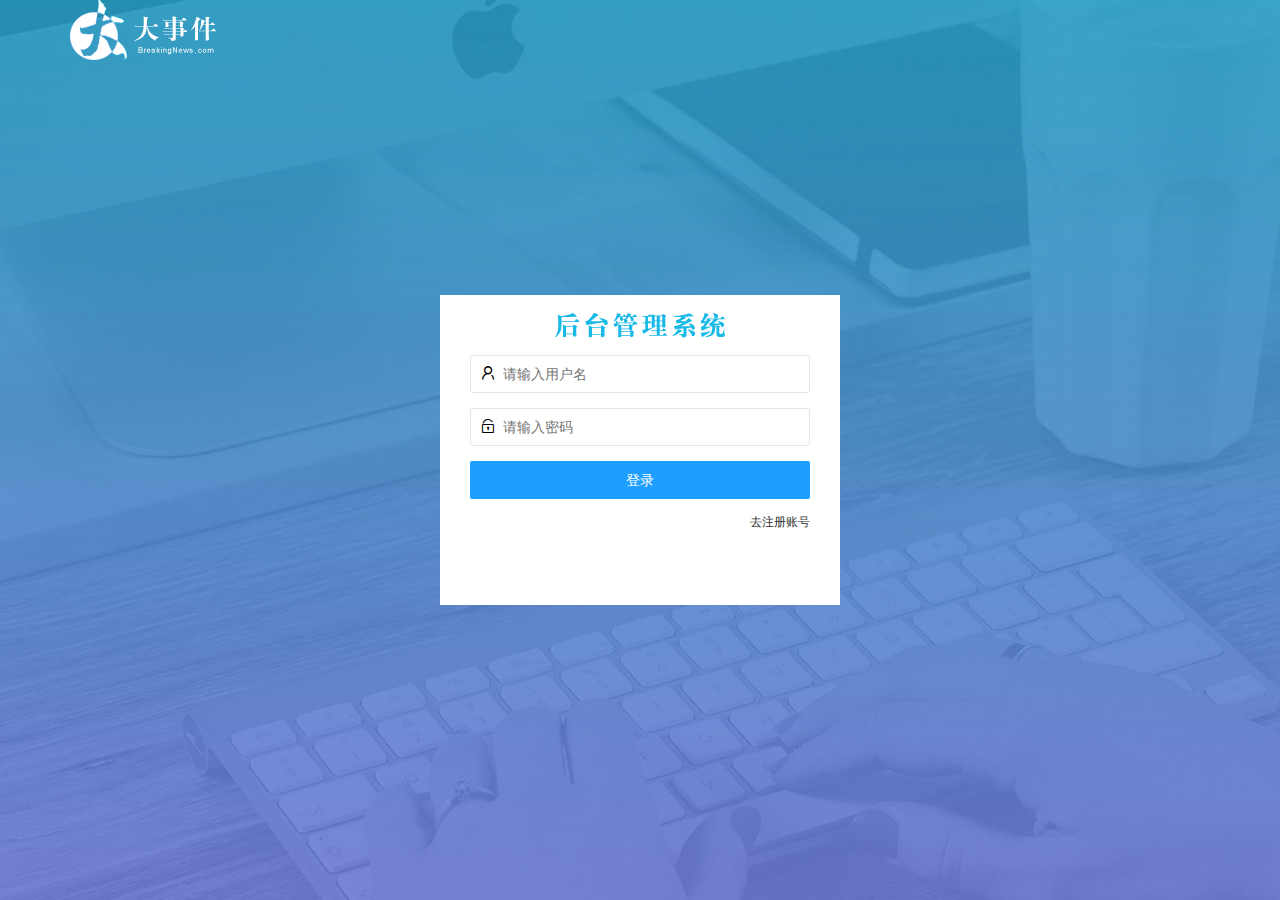
<file: login.html>
<!DOCTYPE html>
<html lang="en">

<head>
    <meta charset="UTF-8">
    <meta http-equiv="X-UA-Compatible" content="IE=edge">
    <meta name="viewport" content="width=device-width, initial-scale=1.0">
    <title>Document</title>
    <!-- 导入 LayUI 样式 -->
    <link rel="stylesheet" href="./assets/lib/layui/css/layui.css">
    <!-- 导入自定义样式 -->
    <link rel="stylesheet" href="./assets/css/login.css">
</head>

<body>

    <!-- 头部 logo 区域 -->
    <div class="layui-main">
        <img src="/assets/images/logo.png" alt="" />
    </div>

    <!-- 登录注册区域 -->
    <div class="loginAndRegBox">
        <!-- 登录标题 -->
        <div class="title-box"></div>
        <!-- 登录 -->
        <div class="login-box">
            <form class="layui-form" id="form_login">

                <!-- 用户名 -->
                <div class="layui-form-item">
                    <i class="layui-icon layui-icon-username"></i>
                    <input type="text" name="username" required lay-verify="required" placeholder="请输入用户名"
                        autocomplete="off" class="layui-input" />
                </div>

                <!-- 密码 -->
                <div class="layui-form-item">
                    <i class="layui-icon layui-icon-password"></i>
                    <input type="password" name="password" required lay-verify="required|pass" placeholder="请输入密码"
                        autocomplete="off" class="layui-input" />
                </div>

                <!-- 登录按钮 -->
                <div class="layui-form-item">
                    <!-- 注意：表单提交按钮和普通按钮的区别，就是 lay-submit 属性 -->
                    <button class="layui-btn layui-btn-normal layui-btn-fluid" lay-submit>
                        登录
                    </button>
                </div>
                <div class="layui-form-item link">
                    <a href="javascript:;" id="link_reg">去注册账号</a>
                </div>
            </form>
        </div>

        <!-- 注册 -->
        <div class="reg-box">
            <form class="layui-form" id="form_reg">
                <!-- 用户名 -->
                <div class="layui-form-item">
                    <i class="layui-icon layui-icon-username"></i>
                    <input type="text" name="username" required lay-verify="required" placeholder="请输入用户名"
                        autocomplete="off" class="layui-input" />
                </div>

                <!-- 密码 -->
                <div class="layui-form-item">
                    <i class="layui-icon layui-icon-password"></i>
                    <input type="password" name="password" required lay-verify="required|pass" placeholder="请输入密码"
                        autocomplete="off" class="layui-input" />
                </div>

                <!-- 确认密码 -->
                <div class="layui-form-item">
                    <i class="layui-icon layui-icon-password"></i>
                    <input type="password" name="repassword" required lay-verify="required|pass|repass" placeholder="再次确认密码"
                        autocomplete="off" class="layui-input" />
                </div>

                <!-- 注册按钮 -->
                <div class="layui-form-item">
                    <!-- 注意：表单提交按钮和普通按钮的区别，就是 lay-submit 属性 -->
                    <button class="layui-btn layui-btn-normal layui-btn-fluid" lay-submit>
                        注册
                    </button>
                </div>
                <div class="layui-form-item link">
                    <a href="javascript:;" id="link_login">去登录</a>
                </div>
            </form>
        </div>
    </div>


    <!-- 导入 LayUI JS 文件 -->
    <script src="/assets/lib/layui/layui.all.js"></script>
    <!-- 导入 JQuery 文件 -->
    <script src="./assets/lib/jquery.js"></script>
    <!-- 导入请求过滤器 -->
    <script src="./assets/js/baseAPI.js"></script>
    <!-- 导入自定义 JS 文件 -->
    <script src="./assets/js/login.js"></script>
</body>

</html>
</file>
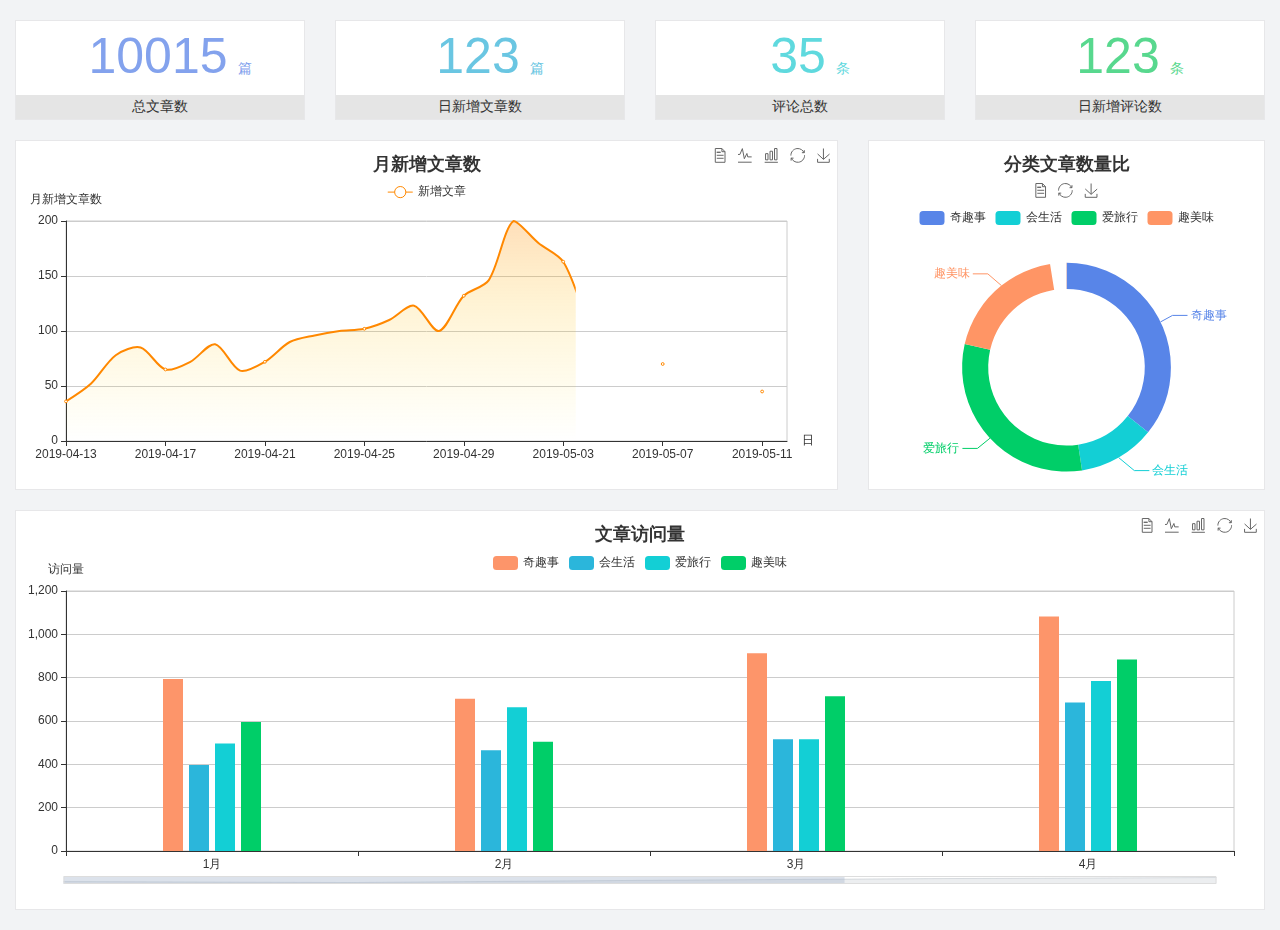
<file: home/dashboard.html>
<!DOCTYPE html>
<html lang="en">

<head>
  <meta charset="UTF-8">
  <meta name="viewport" content="width=device-width, initial-scale=1.0">
  <meta http-equiv="X-UA-Compatible" content="ie=edge">
  <title>图表统计</title>
  <link rel="stylesheet" href="../../assets/lib/bootstrap.css" />
  <link rel="stylesheet" href="../../assets/lib/main.css" />
  <script src="../../assets/lib/jquery.js"></script>
  <script type="text/javascript" src="../../assets/lib/echarts.min.js"></script>
</head>

<body>
  <div class="container-fluid">
    <div class="row spannel_list">
      <div class="col-sm-3 col-xs-6">
        <div class="spannel">
          <em>10015</em><span>篇</span>
          <b>总文章数</b>
        </div>
      </div>
      <div class="col-sm-3 col-xs-6">
        <div class="spannel scolor01">
          <em>123</em><span>篇</span>
          <b>日新增文章数</b>
        </div>
      </div>
      <div class="col-sm-3 col-xs-6">
        <div class="spannel scolor02">
          <em>35</em><span>条</span>
          <b>评论总数</b>
        </div>
      </div>
      <div class="col-sm-3 col-xs-6">
        <div class="spannel scolor03">
          <em>123</em><span>条</span>
          <b>日新增评论数</b>
        </div>
      </div>
    </div>
  </div>

  <div class="container-fluid">
    <div class="row curve-pie">
      <div class="col-lg-8 col-md-8">
        <div class="gragh_pannel" id="curve_show"></div>
      </div>
      <div class="col-lg-4 col-md-4">
        <div class="gragh_pannel" id="pie_show"></div>
      </div>
    </div>
  </div>

  <div class="container-fluid">
    <div class="column_pannel" id="column_show"></div>
  </div>

  <script>
    var oChart = echarts.init(document.getElementById('curve_show'));
    var aList_all = [
      { 'count': 36, 'date': '2019-04-13' },
      { 'count': 52, 'date': '2019-04-14' },
      { 'count': 78, 'date': '2019-04-15' },
      { 'count': 85, 'date': '2019-04-16' },
      { 'count': 65, 'date': '2019-04-17' },
      { 'count': 72, 'date': '2019-04-18' },
      { 'count': 88, 'date': '2019-04-19' },
      { 'count': 64, 'date': '2019-04-20' },
      { 'count': 72, 'date': '2019-04-21' },
      { 'count': 90, 'date': '2019-04-22' },
      { 'count': 96, 'date': '2019-04-23' },
      { 'count': 100, 'date': '2019-04-24' },
      { 'count': 102, 'date': '2019-04-25' },
      { 'count': 110, 'date': '2019-04-26' },
      { 'count': 123, 'date': '2019-04-27' },
      { 'count': 100, 'date': '2019-04-28' },
      { 'count': 132, 'date': '2019-04-29' },
      { 'count': 146, 'date': '2019-04-30' },
      { 'count': 200, 'date': '2019-05-01' },
      { 'count': 180, 'date': '2019-05-02' },
      { 'count': 163, 'date': '2019-05-03' },
      { 'count': 110, 'date': '2019-05-04' },
      { 'count': 80, 'date': '2019-05-05' },
      { 'count': 82, 'date': '2019-05-06' },
      { 'count': 70, 'date': '2019-05-07' },
      { 'count': 65, 'date': '2019-05-08' },
      { 'count': 54, 'date': '2019-05-09' },
      { 'count': 40, 'date': '2019-05-10' },
      { 'count': 45, 'date': '2019-05-11' },
      { 'count': 38, 'date': '2019-05-12' },
    ];

    let aCount = [];
    let aDate = [];

    for (var i = 0; i < aList_all.length; i++) {
      aCount.push(aList_all[i].count);
      aDate.push(aList_all[i].date);
    }

    var chartopt = {
      title: {
        text: '月新增文章数',
        left: 'center',
        top: '10'
      },
      tooltip: {
        trigger: 'axis'
      },
      legend: {
        data: ['新增文章'],
        top: '40'
      },
      toolbox: {
        show: true,
        feature: {
          mark: { show: true },
          dataView: { show: true, readOnly: false },
          magicType: { show: true, type: ['line', 'bar'] },
          restore: { show: true },
          saveAsImage: { show: true }
        }
      },
      calculable: true,
      xAxis: [
        {
          name: '日',
          type: 'category',
          boundaryGap: false,
          data: aDate
        }
      ],
      yAxis: [
        {
          name: '月新增文章数',
          type: 'value'
        }
      ],
      series: [
        {
          name: '新增文章',
          type: 'line',
          smooth: true,
          itemStyle: { normal: { areaStyle: { type: 'default' }, color: '#f80' }, lineStyle: { color: '#f80' } },
          data: aCount
        }],
      areaStyle: {
        normal: {
          color: new echarts.graphic.LinearGradient(0, 0, 0, 1, [{
            offset: 0,
            color: 'rgba(255,136,0,0.39)'
          }, {
            offset: .34,
            color: 'rgba(255,180,0,0.25)'
          }, {
            offset: 1,
            color: 'rgba(255,222,0,0.00)'
          }])

        }
      },
      grid: {
        show: true,
        x: 50,
        x2: 50,
        y: 80,
        height: 220
      }
    };

    oChart.setOption(chartopt);


    var oPie = echarts.init(document.getElementById('pie_show'));
    var oPieopt =
    {
      title: {
        top: 10,
        text: '分类文章数量比',
        x: 'center'
      },
      tooltip: {
        trigger: 'item',
        formatter: "{a} <br/>{b} : {c} ({d}%)"
      },
      color: ['#5885e8', '#13cfd5', '#00ce68', '#ff9565'],
      legend: {
        x: 'center',
        top: 65,
        data: ['奇趣事', '会生活', '爱旅行', '趣美味']
      },
      toolbox: {
        show: true,
        x: 'center',
        top: 35,
        feature: {
          mark: { show: true },
          dataView: { show: true, readOnly: false },
          magicType: {
            show: true,
            type: ['pie', 'funnel'],
            option: {
              funnel: {
                x: '25%',
                width: '50%',
                funnelAlign: 'left',
                max: 1548
              }
            }
          },
          restore: { show: true },
          saveAsImage: { show: true }
        }
      },
      calculable: true,
      series: [
        {
          name: '访问来源',
          type: 'pie',
          radius: ['45%', '60%'],
          center: ['50%', '65%'],
          data: [
            { value: 300, name: '奇趣事' },
            { value: 100, name: '会生活' },
            { value: 260, name: '爱旅行' },
            { value: 180, name: '趣美味' }
          ]
        }
      ]
    };
    oPie.setOption(oPieopt);



    var oColumn = this.echarts.init(document.getElementById('column_show'));
    var oColumnopt =
    {
      title: {
        text: '文章访问量',
        left: 'center',
        top: '10'
      },
      tooltip: {
        trigger: 'axis'
      },
      legend: {
        data: ['奇趣事', '会生活', '爱旅行', '趣美味'],
        top: '40'
      },
      toolbox: {
        show: true,
        feature: {
          mark: { show: true },
          dataView: { show: true, readOnly: false },
          magicType: { show: true, type: ['line', 'bar'] },
          restore: { show: true },
          saveAsImage: { show: true }
        }
      },
      calculable: true,
      xAxis: [
        {
          type: 'category',
          data: ['1月', '2月', '3月', '4月', '5月']
        }
      ],
      yAxis: [
        {
          name: '访问量',
          type: 'value'
        }
      ],
      series: [
        {
          name: '奇趣事',
          type: 'bar',
          barWidth: 20,
          itemStyle: {
            normal: { areaStyle: { type: 'default' }, color: '#fd956a' }
          },
          data: [800, 708, 920, 1090, 1200]
        },
        {
          name: '会生活',
          type: 'bar',
          barWidth: 20,
          itemStyle: {
            normal: { areaStyle: { type: 'default' }, color: '#2bb6db' }
          },
          data: [400, 468, 520, 690, 800]
        },
        {
          name: '爱旅行',
          type: 'bar',
          barWidth: 20,
          itemStyle: {
            normal: { areaStyle: { type: 'default' }, color: '#13cfd5' }
          },
          data: [500, 668, 520, 790, 900]
        },
        {
          name: '趣美味',
          type: 'bar',
          barWidth: 20,
          itemStyle: {
            normal: { areaStyle: { type: 'default' }, color: '#00ce68' }
          },
          data: [600, 508, 720, 890, 1000]
        }
      ],
      grid: {
        show: true,
        x: 50,
        x2: 30,
        y: 80,
        height: 260
      },
      dataZoom: [//给x轴设置滚动条
        {
          start: 0,//默认为0
          end: 100 - 1000 / 31,//默认为100
          type: 'slider',
          show: true,
          xAxisIndex: [0],
          handleSize: 0,//滑动条的 左右2个滑动条的大小
          height: 8,//组件高度
          left: 45, //左边的距离
          right: 50,//右边的距离
          bottom: 26,//右边的距离
          handleColor: '#ddd',//h滑动图标的颜色
          handleStyle: {
            borderColor: "#cacaca",
            borderWidth: "1",
            shadowBlur: 2,
            background: "#ddd",
            shadowColor: "#ddd",
          }
        }]
    };
    oColumn.setOption(oColumnopt);
  </script>
</body>

</html>
</file>
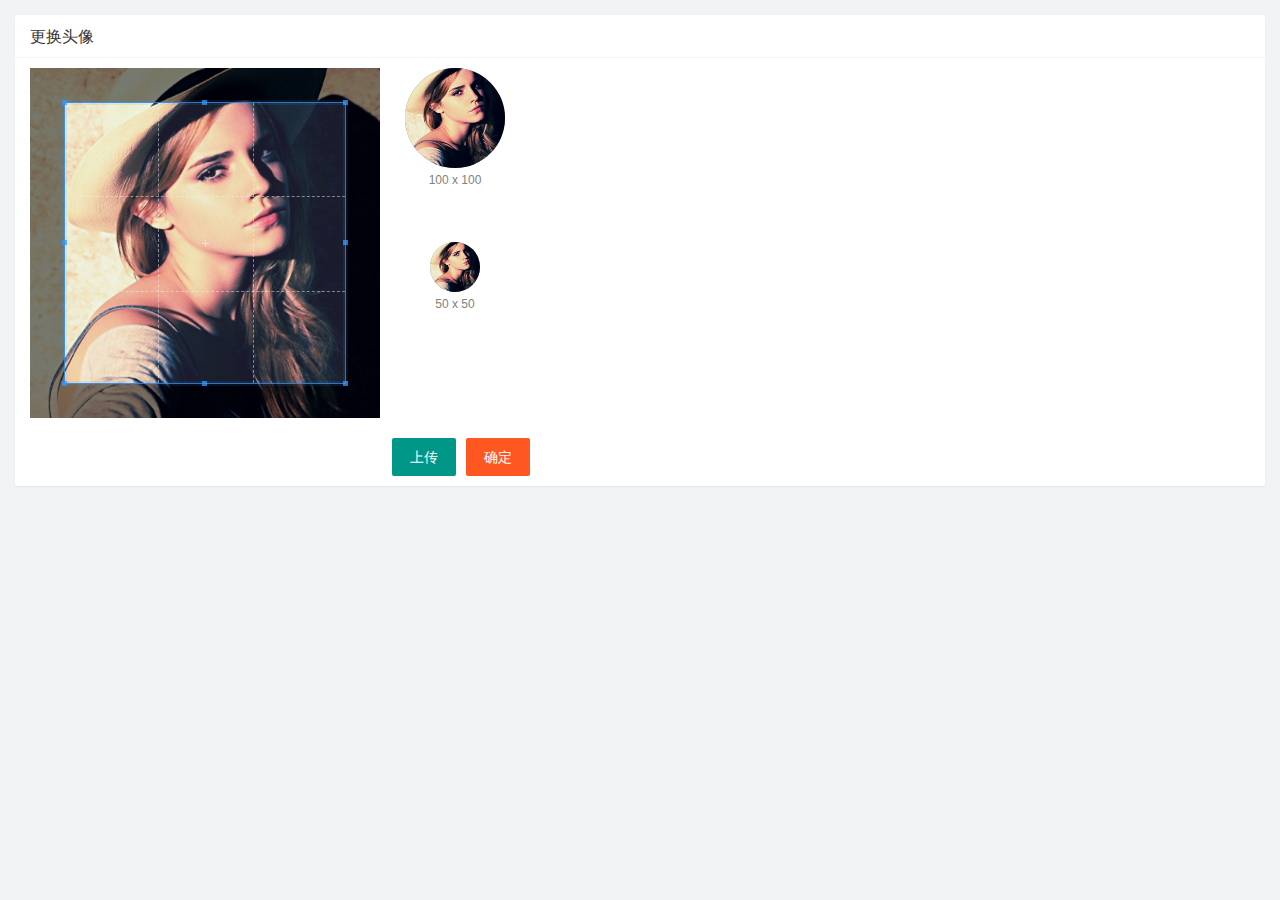
<file: user/user_avatar.html>
<!DOCTYPE html>
<html lang="en">

<head>
    <meta charset="UTF-8" />
    <meta http-equiv="X-UA-Compatible" content="IE=edge" />
    <meta name="viewport" content="width=device-width, initial-scale=1.0" />
    <title>Document</title>
    <link rel="stylesheet" href="/assets/lib/layui/css/layui.css" />
    <link rel="stylesheet" href="/assets/lib/cropper/cropper.css" />
    <link rel="stylesheet" href="/assets/css/user/user_avatar.css" />
</head>

<body>
    <div class="layui-card">
        <input type="file" id="file" accept="image/png,image/jpeg" />
        <div class="layui-card-header">
            <h3>更换头像</h3>
        </div>
        <div class="layui-card-body">
            <!-- 第一行的图片裁剪和预览区域 -->
            <div class="row1">
                <!-- 图片裁剪区域 -->
                <div class="cropper-box">
                    <!-- 这个 img 标签很重要，将来会把它初始化为裁剪区域 -->
                    <img id="image" src="/assets/images/sample.jpg" />
                </div>
                <!-- 图片的预览区域 -->
                <div class="preview-box">
                    <div>
                        <!-- 宽高为 100px 的预览区域 -->
                        <div class="img-preview w100"></div>
                        <p class="size">100 x 100</p>
                    </div>
                    <div>
                        <!-- 宽高为 50px 的预览区域 -->
                        <div class="img-preview w50"></div>
                        <p class="size">50 x 50</p>
                    </div>
                </div>
            </div>
            <!-- 第二行的按钮区域 -->
            <div class="row2">
                <button type="button" class="layui-btn" id="uploadBtn">上传</button>
                <button type="button" class="layui-btn layui-btn-danger" id="sendBtn">确定</button>
            </div>
        </div>
    </div>


    <script src="/assets/lib/layui/layui.all.js"></script>
    <script src="/assets/lib/jquery.js"></script>
    <script src="/assets/lib/cropper/Cropper.js"></script>
    <script src="/assets/lib/cropper/jquery-cropper.js"></script>
    <script src="/assets/js/baseAPI.js"></script>
    <script src="/assets/js/user/user_avatar.js"></script>
</body>

</html>
</file>
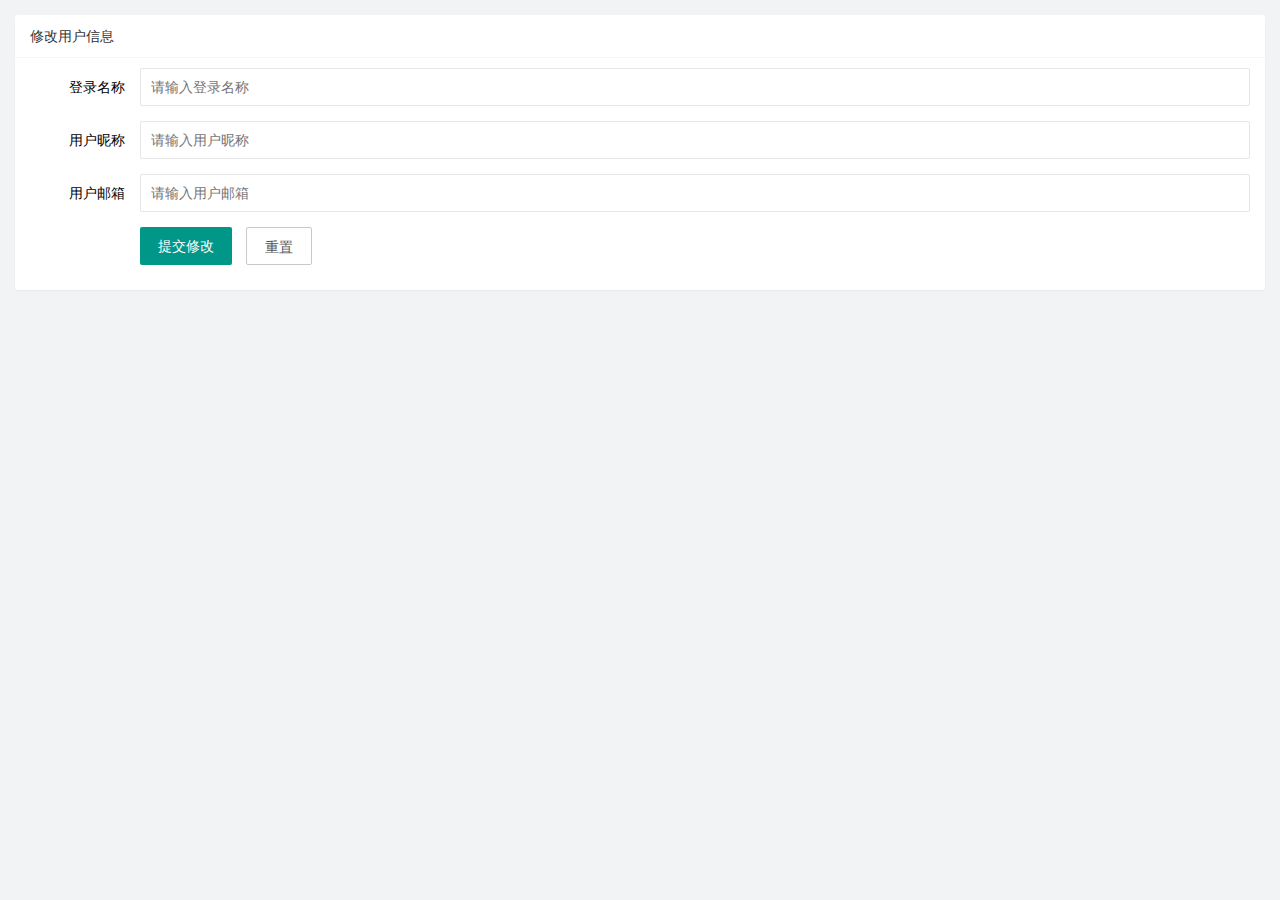
<file: user/user_info.html>
<!DOCTYPE html>
<html lang="en">

<head>
    <meta charset="UTF-8">
    <meta http-equiv="X-UA-Compatible" content="IE=edge">
    <meta name="viewport" content="width=device-width, initial-scale=1.0">
    <title>Document</title>
    <link rel="stylesheet" href="/assets/lib/layui/css/layui.css">
    <link rel="stylesheet" href="/assets/css/user/user_info.css">
</head>

<body>
    <div class="layui-card">
        <div class="layui-card-header">修改用户信息</div>
        <div class="layui-card-body">
            <!-- form 表单 -->
            <form class="layui-form" action="" lay-filter="formUserInfo">
                <!-- 设置一个隐藏的input框存放id值 -->
                <input type="hidden" name="id">
                <div class="layui-form-item">
                    <label class="layui-form-label">登录名称</label>
                    <div class="layui-input-block">
                        <input type="text" name="username" required readonly lay-verify="required" placeholder="请输入登录名称"
                            autocomplete="off" class="layui-input" />
                    </div>
                </div>
                <div class="layui-form-item">
                    <label class="layui-form-label">用户昵称</label>
                    <div class="layui-input-block">
                        <input type="text" name="nickname" required lay-verify="required|nickname" placeholder="请输入用户昵称"
                            autocomplete="off" class="layui-input" />
                    </div>
                </div>
                <div class="layui-form-item">
                    <label class="layui-form-label">用户邮箱</label>
                    <div class="layui-input-block">
                        <input type="text" name="email" required lay-verify="required|email" placeholder="请输入用户邮箱"
                            autocomplete="off" class="layui-input" />
                    </div>
                </div>
                <div class="layui-form-item">
                    <div class="layui-input-block">
                        <button class="layui-btn" lay-submit lay-filter="formDemo">提交修改</button>
                        <button type="reset" class="layui-btn layui-btn-primary" id="resetBtn">重置</button>
                    </div>
                </div>
            </form>
        </div>
    </div> 



    <script src="/assets/lib/layui/layui.all.js"></script>
<script src="/assets/lib/jquery.js"></script>
<script src="/assets/js/baseAPI.js"></script>
<script src="/assets/js/user/user_info.js"></script>
</body>

</html>
</file>
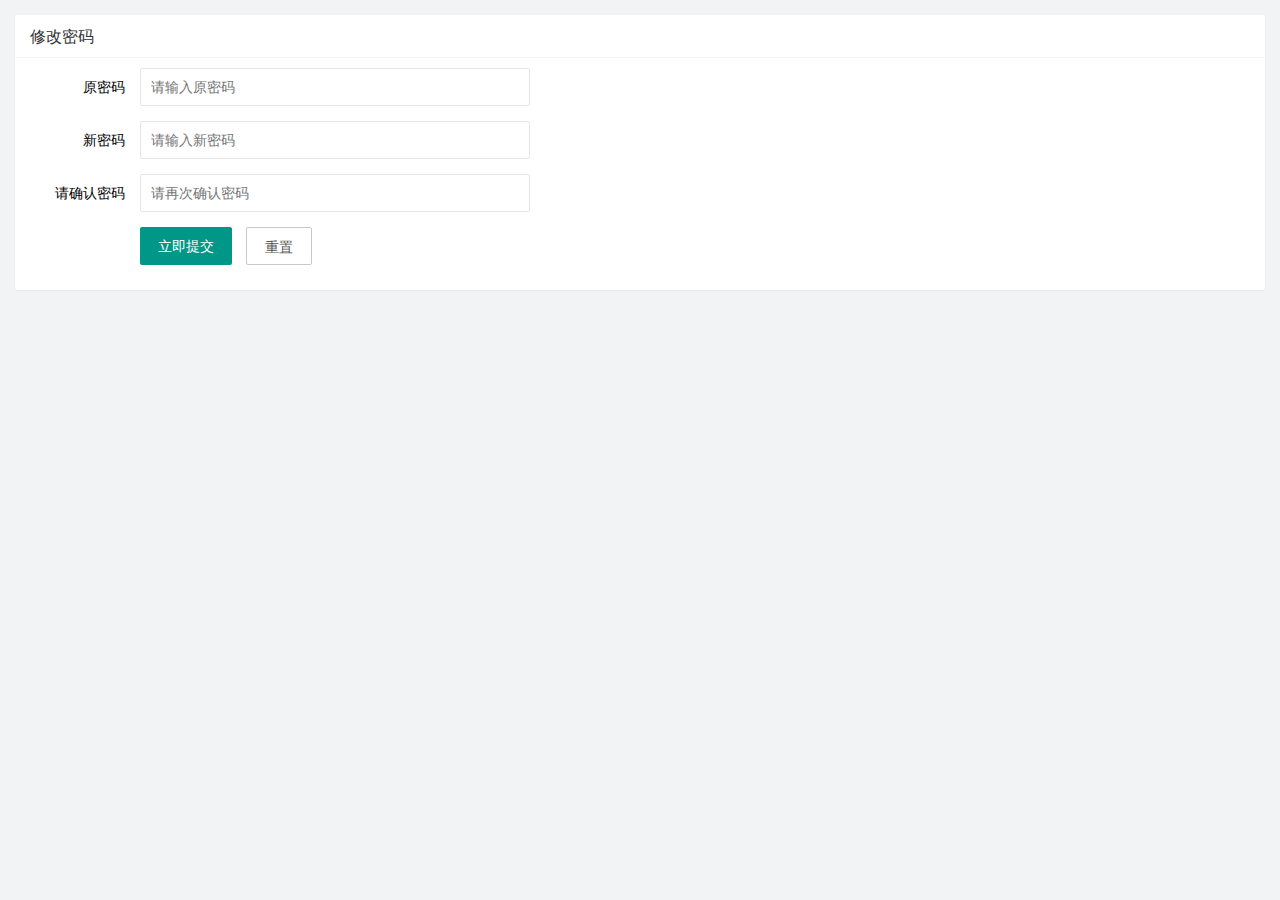
<file: user/user_pwd.html>
<!DOCTYPE html>
<html lang="en">

<head>
    <meta charset="UTF-8">
    <meta http-equiv="X-UA-Compatible" content="IE=edge">
    <meta name="viewport" content="width=device-width, initial-scale=1.0">
    <title>Document</title>
    <link rel="stylesheet" href="/assets/lib/layui/css/layui.css">
    <link rel="stylesheet" href="/assets/css/user/user_pwd.css">
</head>

<body>
    <div class="layui-card">
        <div class="layui-card-header">
            <h3>修改密码</h3>
        </div>
        <div class="layui-card-body">
          <form class="layui-form" action="" lay-filter="formPassword">
            <div class="layui-form-item">
              <label class="layui-form-label">原密码</label>
              <div class="layui-input-block">
                <input
                  type="password"
                  name="oldPwd"
                  required
                  lay-verify="required|pwd"
                  placeholder="请输入原密码"
                  autocomplete="off"
                  class="layui-input"
                />
              </div>
            </div>
            <div class="layui-form-item">
              <label class="layui-form-label">新密码</label>
              <div class="layui-input-block">
                <input
                  type="password"
                  name="newPwd"
                  required
                  lay-verify="required|pwd|samePwd"
                  placeholder="请输入新密码"
                  autocomplete="off"
                  class="layui-input"
                />
              </div>
            </div>
            <div class="layui-form-item">
              <label class="layui-form-label">请确认密码</label>
              <div class="layui-input-block">
                <input
                  type="password"
                  name="rePwd"
                  required
                  lay-verify="required|pwd|rePwd"
                  placeholder="请再次确认密码"
                  autocomplete="off"
                  class="layui-input"
                />
              </div>
            </div>
            <div class="layui-form-item">
              <div class="layui-input-block">
                <button class="layui-btn" lay-submit lay-filter="formDemo">
                  立即提交
                </button>
                <button type="reset" class="layui-btn layui-btn-primary" id="resetBtn">
                  重置
                </button>
              </div>
            </div>
          </form>
        </div>
      </div>



<script src="/assets/lib/layui/layui.all.js"></script>
<script src="/assets/lib/jquery.js"></script>
<script src="/assets/js/baseAPI.js"></script>
<script src="/assets/js/user/user_pwd.js"></script>
</body>

</html>
</file>
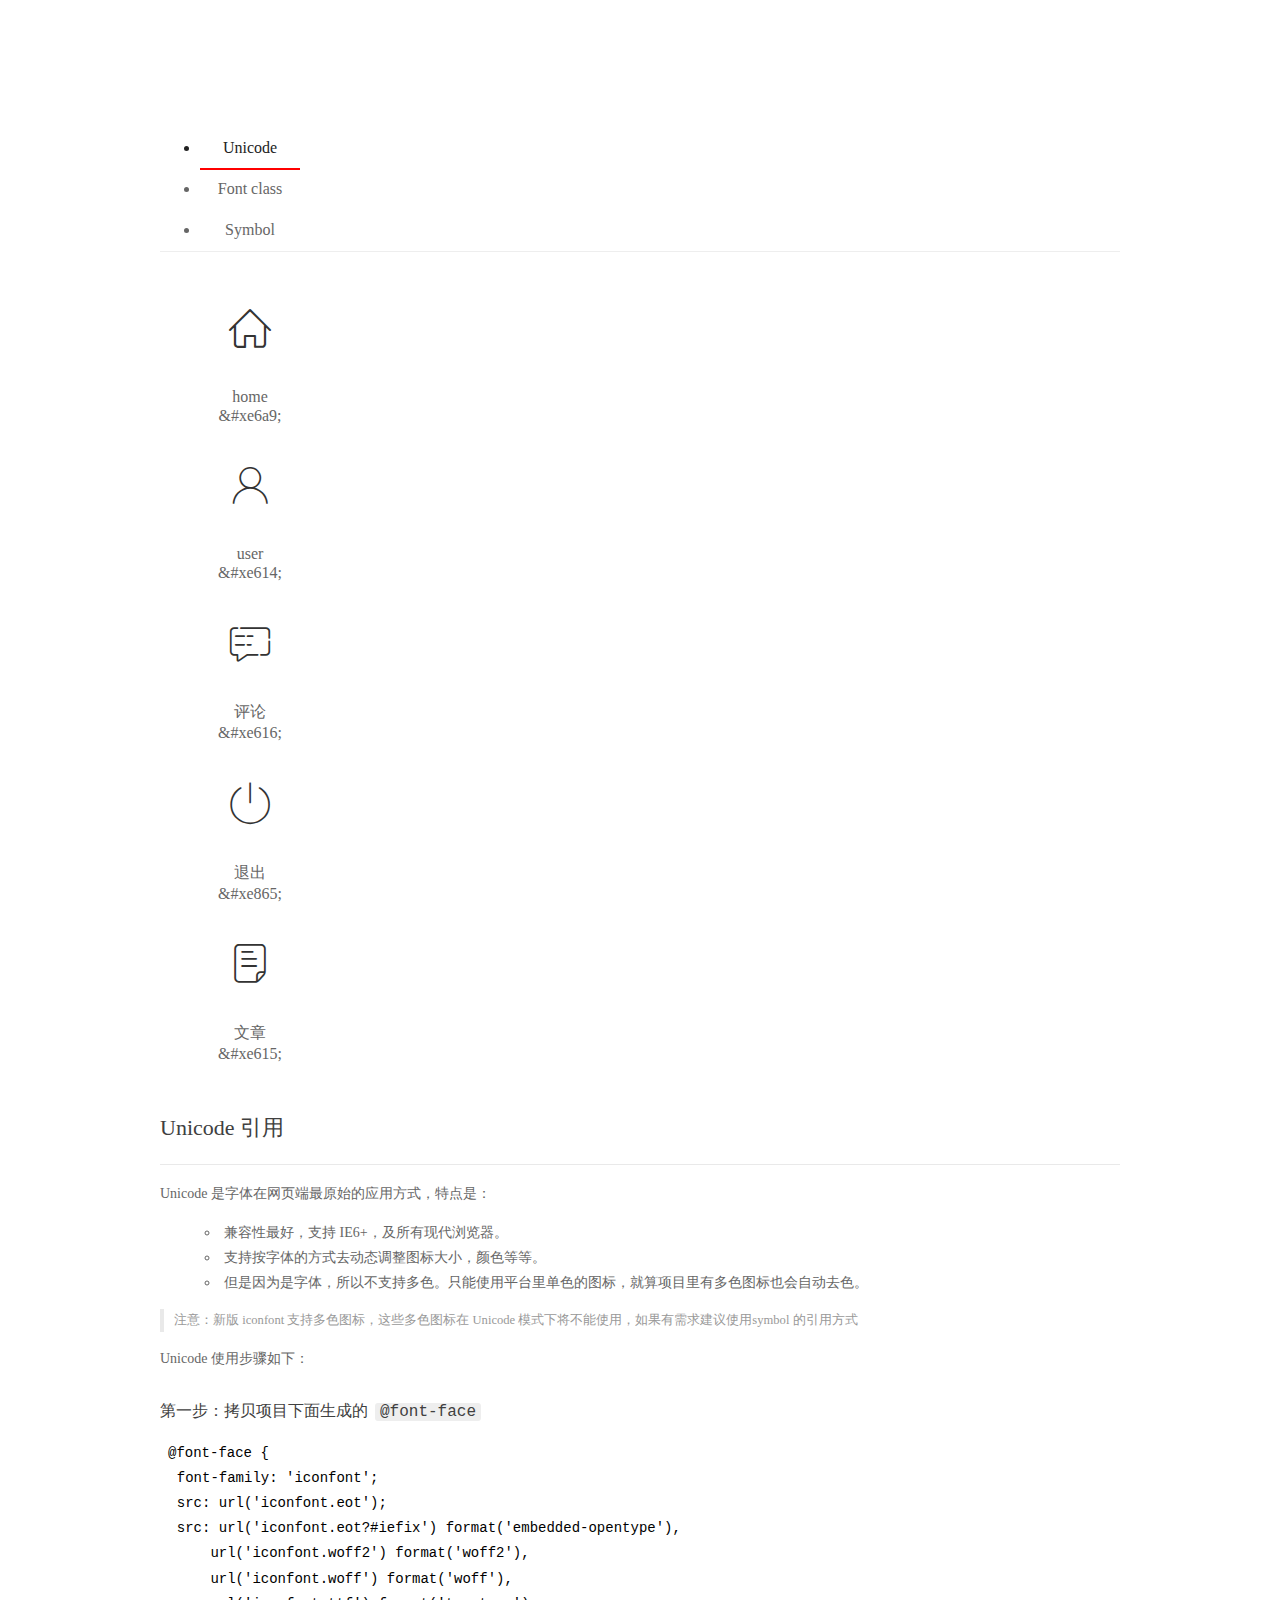
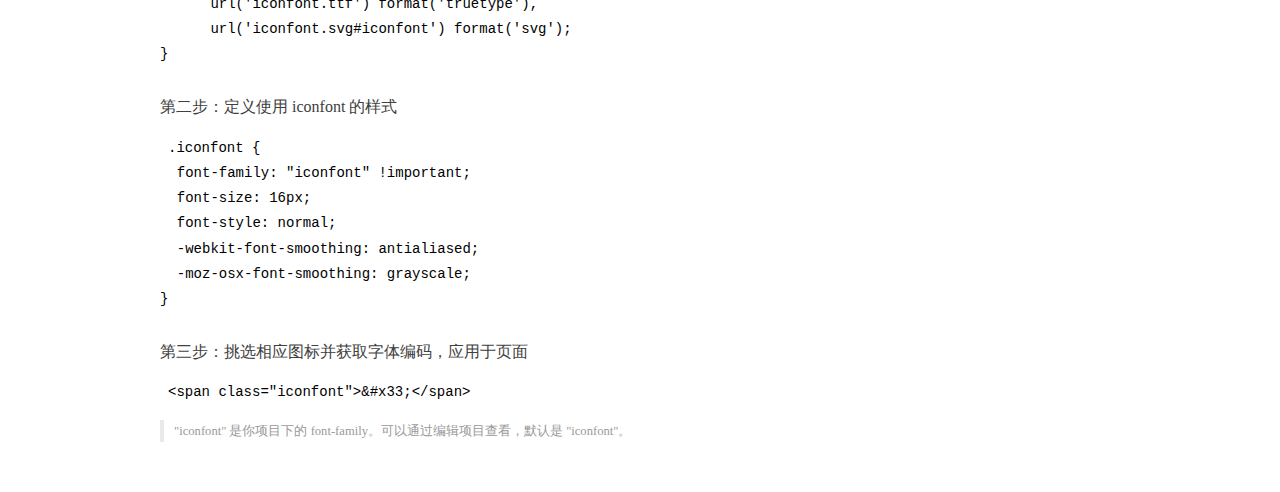
<file: assets/fonts/demo_index.html>
<!DOCTYPE html>
<html>
<head>
  <meta charset="utf-8"/>
  <title>IconFont Demo</title>
  <link rel="shortcut icon" href="https://gtms04.alicdn.com/tps/i4/TB1_oz6GVXXXXaFXpXXJDFnIXXX-64-64.ico" type="image/x-icon"/>
  <link rel="stylesheet" href="https://g.alicdn.com/thx/cube/1.3.2/cube.min.css">
  <link rel="stylesheet" href="demo.css">
  <link rel="stylesheet" href="iconfont.css">
  <script src="iconfont.js"></script>
  <!-- jQuery -->
  <script src="https://a1.alicdn.com/oss/uploads/2018/12/26/7bfddb60-08e8-11e9-9b04-53e73bb6408b.js"></script>
  <!-- 代码高亮 -->
  <script src="https://a1.alicdn.com/oss/uploads/2018/12/26/a3f714d0-08e6-11e9-8a15-ebf944d7534c.js"></script>
</head>
<body>
  <div class="main">
    <h1 class="logo"><a href="https://www.iconfont.cn/" title="iconfont 首页" target="_blank">&#xe86b;</a></h1>
    <div class="nav-tabs">
      <ul id="tabs" class="dib-box">
        <li class="dib active"><span>Unicode</span></li>
        <li class="dib"><span>Font class</span></li>
        <li class="dib"><span>Symbol</span></li>
      </ul>
      
    </div>
    <div class="tab-container">
      <div class="content unicode" style="display: block;">
          <ul class="icon_lists dib-box">
          
            <li class="dib">
              <span class="icon iconfont">&#xe6a9;</span>
                <div class="name">home</div>
                <div class="code-name">&amp;#xe6a9;</div>
              </li>
          
            <li class="dib">
              <span class="icon iconfont">&#xe614;</span>
                <div class="name">user</div>
                <div class="code-name">&amp;#xe614;</div>
              </li>
          
            <li class="dib">
              <span class="icon iconfont">&#xe616;</span>
                <div class="name">评论</div>
                <div class="code-name">&amp;#xe616;</div>
              </li>
          
            <li class="dib">
              <span class="icon iconfont">&#xe865;</span>
                <div class="name">退出</div>
                <div class="code-name">&amp;#xe865;</div>
              </li>
          
            <li class="dib">
              <span class="icon iconfont">&#xe615;</span>
                <div class="name">文章</div>
                <div class="code-name">&amp;#xe615;</div>
              </li>
          
          </ul>
          <div class="article markdown">
          <h2 id="unicode-">Unicode 引用</h2>
          <hr>

          <p>Unicode 是字体在网页端最原始的应用方式，特点是：</p>
          <ul>
            <li>兼容性最好，支持 IE6+，及所有现代浏览器。</li>
            <li>支持按字体的方式去动态调整图标大小，颜色等等。</li>
            <li>但是因为是字体，所以不支持多色。只能使用平台里单色的图标，就算项目里有多色图标也会自动去色。</li>
          </ul>
          <blockquote>
            <p>注意：新版 iconfont 支持多色图标，这些多色图标在 Unicode 模式下将不能使用，如果有需求建议使用symbol 的引用方式</p>
          </blockquote>
          <p>Unicode 使用步骤如下：</p>
          <h3 id="-font-face">第一步：拷贝项目下面生成的 <code>@font-face</code></h3>
<pre><code class="language-css"
>@font-face {
  font-family: 'iconfont';
  src: url('iconfont.eot');
  src: url('iconfont.eot?#iefix') format('embedded-opentype'),
      url('iconfont.woff2') format('woff2'),
      url('iconfont.woff') format('woff'),
      url('iconfont.ttf') format('truetype'),
      url('iconfont.svg#iconfont') format('svg');
}
</code></pre>
          <h3 id="-iconfont-">第二步：定义使用 iconfont 的样式</h3>
<pre><code class="language-css"
>.iconfont {
  font-family: "iconfont" !important;
  font-size: 16px;
  font-style: normal;
  -webkit-font-smoothing: antialiased;
  -moz-osx-font-smoothing: grayscale;
}
</code></pre>
          <h3 id="-">第三步：挑选相应图标并获取字体编码，应用于页面</h3>
<pre>
<code class="language-html"
>&lt;span class="iconfont"&gt;&amp;#x33;&lt;/span&gt;
</code></pre>
          <blockquote>
            <p>"iconfont" 是你项目下的 font-family。可以通过编辑项目查看，默认是 "iconfont"。</p>
          </blockquote>
          </div>
      </div>
      <div class="content font-class">
        <ul class="icon_lists dib-box">
          
          <li class="dib">
            <span class="icon iconfont icon-home"></span>
            <div class="name">
              home
            </div>
            <div class="code-name">.icon-home
            </div>
          </li>
          
          <li class="dib">
            <span class="icon iconfont icon-user"></span>
            <div class="name">
              user
            </div>
            <div class="code-name">.icon-user
            </div>
          </li>
          
          <li class="dib">
            <span class="icon iconfont icon-pinglun"></span>
            <div class="name">
              评论
            </div>
            <div class="code-name">.icon-pinglun
            </div>
          </li>
          
          <li class="dib">
            <span class="icon iconfont icon-tuichu"></span>
            <div class="name">
              退出
            </div>
            <div class="code-name">.icon-tuichu
            </div>
          </li>
          
          <li class="dib">
            <span class="icon iconfont icon-16"></span>
            <div class="name">
              文章
            </div>
            <div class="code-name">.icon-16
            </div>
          </li>
          
        </ul>
        <div class="article markdown">
        <h2 id="font-class-">font-class 引用</h2>
        <hr>

        <p>font-class 是 Unicode 使用方式的一种变种，主要是解决 Unicode 书写不直观，语意不明确的问题。</p>
        <p>与 Unicode 使用方式相比，具有如下特点：</p>
        <ul>
          <li>兼容性良好，支持 IE8+，及所有现代浏览器。</li>
          <li>相比于 Unicode 语意明确，书写更直观。可以很容易分辨这个 icon 是什么。</li>
          <li>因为使用 class 来定义图标，所以当要替换图标时，只需要修改 class 里面的 Unicode 引用。</li>
          <li>不过因为本质上还是使用的字体，所以多色图标还是不支持的。</li>
        </ul>
        <p>使用步骤如下：</p>
        <h3 id="-fontclass-">第一步：引入项目下面生成的 fontclass 代码：</h3>
<pre><code class="language-html">&lt;link rel="stylesheet" href="./iconfont.css"&gt;
</code></pre>
        <h3 id="-">第二步：挑选相应图标并获取类名，应用于页面：</h3>
<pre><code class="language-html">&lt;span class="iconfont icon-xxx"&gt;&lt;/span&gt;
</code></pre>
        <blockquote>
          <p>"
            iconfont" 是你项目下的 font-family。可以通过编辑项目查看，默认是 "iconfont"。</p>
        </blockquote>
      </div>
      </div>
      <div class="content symbol">
          <ul class="icon_lists dib-box">
          
            <li class="dib">
                <svg class="icon svg-icon" aria-hidden="true">
                  <use xlink:href="#icon-home"></use>
                </svg>
                <div class="name">home</div>
                <div class="code-name">#icon-home</div>
            </li>
          
            <li class="dib">
                <svg class="icon svg-icon" aria-hidden="true">
                  <use xlink:href="#icon-user"></use>
                </svg>
                <div class="name">user</div>
                <div class="code-name">#icon-user</div>
            </li>
          
            <li class="dib">
                <svg class="icon svg-icon" aria-hidden="true">
                  <use xlink:href="#icon-pinglun"></use>
                </svg>
                <div class="name">评论</div>
                <div class="code-name">#icon-pinglun</div>
            </li>
          
            <li class="dib">
                <svg class="icon svg-icon" aria-hidden="true">
                  <use xlink:href="#icon-tuichu"></use>
                </svg>
                <div class="name">退出</div>
                <div class="code-name">#icon-tuichu</div>
            </li>
          
            <li class="dib">
                <svg class="icon svg-icon" aria-hidden="true">
                  <use xlink:href="#icon-16"></use>
                </svg>
                <div class="name">文章</div>
                <div class="code-name">#icon-16</div>
            </li>
          
          </ul>
          <div class="article markdown">
          <h2 id="symbol-">Symbol 引用</h2>
          <hr>

          <p>这是一种全新的使用方式，应该说这才是未来的主流，也是平台目前推荐的用法。相关介绍可以参考这篇<a href="">文章</a>
            这种用法其实是做了一个 SVG 的集合，与另外两种相比具有如下特点：</p>
          <ul>
            <li>支持多色图标了，不再受单色限制。</li>
            <li>通过一些技巧，支持像字体那样，通过 <code>font-size</code>, <code>color</code> 来调整样式。</li>
            <li>兼容性较差，支持 IE9+，及现代浏览器。</li>
            <li>浏览器渲染 SVG 的性能一般，还不如 png。</li>
          </ul>
          <p>使用步骤如下：</p>
          <h3 id="-symbol-">第一步：引入项目下面生成的 symbol 代码：</h3>
<pre><code class="language-html">&lt;script src="./iconfont.js"&gt;&lt;/script&gt;
</code></pre>
          <h3 id="-css-">第二步：加入通用 CSS 代码（引入一次就行）：</h3>
<pre><code class="language-html">&lt;style&gt;
.icon {
  width: 1em;
  height: 1em;
  vertical-align: -0.15em;
  fill: currentColor;
  overflow: hidden;
}
&lt;/style&gt;
</code></pre>
          <h3 id="-">第三步：挑选相应图标并获取类名，应用于页面：</h3>
<pre><code class="language-html">&lt;svg class="icon" aria-hidden="true"&gt;
  &lt;use xlink:href="#icon-xxx"&gt;&lt;/use&gt;
&lt;/svg&gt;
</code></pre>
          </div>
      </div>

    </div>
  </div>
  <script>
  $(document).ready(function () {
      $('.tab-container .content:first').show()

      $('#tabs li').click(function (e) {
        var tabContent = $('.tab-container .content')
        var index = $(this).index()

        if ($(this).hasClass('active')) {
          return
        } else {
          $('#tabs li').removeClass('active')
          $(this).addClass('active')

          tabContent.hide().eq(index).fadeIn()
        }
      })
    })
  </script>
</body>
</html>
</file>
<file: assets/lib/layui/css/layui.css>
/** layui-v2.5.5 MIT License By https://www.layui.com */
 .layui-inline,img{display:inline-block;vertical-align:middle}h1,h2,h3,h4,h5,h6{font-weight:400}.layui-edge,.layui-header,.layui-inline,.layui-main{position:relative}.layui-body,.layui-edge,.layui-elip{overflow:hidden}.layui-btn,.layui-edge,.layui-inline,img{vertical-align:middle}.layui-btn,.layui-disabled,.layui-icon,.layui-unselect{-moz-user-select:none;-webkit-user-select:none;-ms-user-select:none}.layui-elip,.layui-form-checkbox span,.layui-form-pane .layui-form-label{text-overflow:ellipsis;white-space:nowrap}.layui-breadcrumb,.layui-tree-btnGroup{visibility:hidden}blockquote,body,button,dd,div,dl,dt,form,h1,h2,h3,h4,h5,h6,input,li,ol,p,pre,td,textarea,th,ul{margin:0;padding:0;-webkit-tap-highlight-color:rgba(0,0,0,0)}a:active,a:hover{outline:0}img{border:none}li{list-style:none}table{border-collapse:collapse;border-spacing:0}h4,h5,h6{font-size:100%}button,input,optgroup,option,select,textarea{font-family:inherit;font-size:inherit;font-style:inherit;font-weight:inherit;outline:0}pre{white-space:pre-wrap;white-space:-moz-pre-wrap;white-space:-pre-wrap;white-space:-o-pre-wrap;word-wrap:break-word}body{line-height:24px;font:14px Helvetica Neue,Helvetica,PingFang SC,Tahoma,Arial,sans-serif}hr{height:1px;margin:10px 0;border:0;clear:both}a{color:#333;text-decoration:none}a:hover{color:#777}a cite{font-style:normal;*cursor:pointer}.layui-border-box,.layui-border-box *{box-sizing:border-box}.layui-box,.layui-box *{box-sizing:content-box}.layui-clear{clear:both;*zoom:1}.layui-clear:after{content:'\20';clear:both;*zoom:1;display:block;height:0}.layui-inline{*display:inline;*zoom:1}.layui-edge{display:inline-block;width:0;height:0;border-width:6px;border-style:dashed;border-color:transparent}.layui-edge-top{top:-4px;border-bottom-color:#999;border-bottom-style:solid}.layui-edge-right{border-left-color:#999;border-left-style:solid}.layui-edge-bottom{top:2px;border-top-color:#999;border-top-style:solid}.layui-edge-left{border-right-color:#999;border-right-style:solid}.layui-disabled,.layui-disabled:hover{color:#d2d2d2!important;cursor:not-allowed!important}.layui-circle{border-radius:100%}.layui-show{display:block!important}.layui-hide{display:none!important}@font-face{font-family:layui-icon;src:url(../font/iconfont.eot?v=250);src:url(../font/iconfont.eot?v=250#iefix) format('embedded-opentype'),url(../font/iconfont.woff2?v=250) format('woff2'),url(../font/iconfont.woff?v=250) format('woff'),url(../font/iconfont.ttf?v=250) format('truetype'),url(../font/iconfont.svg?v=250#layui-icon) format('svg')}.layui-icon{font-family:layui-icon!important;font-size:16px;font-style:normal;-webkit-font-smoothing:antialiased;-moz-osx-font-smoothing:grayscale}.layui-icon-reply-fill:before{content:"\e611"}.layui-icon-set-fill:before{content:"\e614"}.layui-icon-menu-fill:before{content:"\e60f"}.layui-icon-search:before{content:"\e615"}.layui-icon-share:before{content:"\e641"}.layui-icon-set-sm:before{content:"\e620"}.layui-icon-engine:before{content:"\e628"}.layui-icon-close:before{content:"\1006"}.layui-icon-close-fill:before{content:"\1007"}.layui-icon-chart-screen:before{content:"\e629"}.layui-icon-star:before{content:"\e600"}.layui-icon-circle-dot:before{content:"\e617"}.layui-icon-chat:before{content:"\e606"}.layui-icon-release:before{content:"\e609"}.layui-icon-list:before{content:"\e60a"}.layui-icon-chart:before{content:"\e62c"}.layui-icon-ok-circle:before{content:"\1005"}.layui-icon-layim-theme:before{content:"\e61b"}.layui-icon-table:before{content:"\e62d"}.layui-icon-right:before{content:"\e602"}.layui-icon-left:before{content:"\e603"}.layui-icon-cart-simple:before{content:"\e698"}.layui-icon-face-cry:before{content:"\e69c"}.layui-icon-face-smile:before{content:"\e6af"}.layui-icon-survey:before{content:"\e6b2"}.layui-icon-tree:before{content:"\e62e"}.layui-icon-upload-circle:before{content:"\e62f"}.layui-icon-add-circle:before{content:"\e61f"}.layui-icon-download-circle:before{content:"\e601"}.layui-icon-templeate-1:before{content:"\e630"}.layui-icon-util:before{content:"\e631"}.layui-icon-face-surprised:before{content:"\e664"}.layui-icon-edit:before{content:"\e642"}.layui-icon-speaker:before{content:"\e645"}.layui-icon-down:before{content:"\e61a"}.layui-icon-file:before{content:"\e621"}.layui-icon-layouts:before{content:"\e632"}.layui-icon-rate-half:before{content:"\e6c9"}.layui-icon-add-circle-fine:before{content:"\e608"}.layui-icon-prev-circle:before{content:"\e633"}.layui-icon-read:before{content:"\e705"}.layui-icon-404:before{content:"\e61c"}.layui-icon-carousel:before{content:"\e634"}.layui-icon-help:before{content:"\e607"}.layui-icon-code-circle:before{content:"\e635"}.layui-icon-water:before{content:"\e636"}.layui-icon-username:before{content:"\e66f"}.layui-icon-find-fill:before{content:"\e670"}.layui-icon-about:before{content:"\e60b"}.layui-icon-location:before{content:"\e715"}.layui-icon-up:before{content:"\e619"}.layui-icon-pause:before{content:"\e651"}.layui-icon-date:before{content:"\e637"}.layui-icon-layim-uploadfile:before{content:"\e61d"}.layui-icon-delete:before{content:"\e640"}.layui-icon-play:before{content:"\e652"}.layui-icon-top:before{content:"\e604"}.layui-icon-friends:before{content:"\e612"}.layui-icon-refresh-3:before{content:"\e9aa"}.layui-icon-ok:before{content:"\e605"}.layui-icon-layer:before{content:"\e638"}.layui-icon-face-smile-fine:before{content:"\e60c"}.layui-icon-dollar:before{content:"\e659"}.layui-icon-group:before{content:"\e613"}.layui-icon-layim-download:before{content:"\e61e"}.layui-icon-picture-fine:before{content:"\e60d"}.layui-icon-link:before{content:"\e64c"}.layui-icon-diamond:before{content:"\e735"}.layui-icon-log:before{content:"\e60e"}.layui-icon-rate-solid:before{content:"\e67a"}.layui-icon-fonts-del:before{content:"\e64f"}.layui-icon-unlink:before{content:"\e64d"}.layui-icon-fonts-clear:before{content:"\e639"}.layui-icon-triangle-r:before{content:"\e623"}.layui-icon-circle:before{content:"\e63f"}.layui-icon-radio:before{content:"\e643"}.layui-icon-align-center:before{content:"\e647"}.layui-icon-align-right:before{content:"\e648"}.layui-icon-align-left:before{content:"\e649"}.layui-icon-loading-1:before{content:"\e63e"}.layui-icon-return:before{content:"\e65c"}.layui-icon-fonts-strong:before{content:"\e62b"}.layui-icon-upload:before{content:"\e67c"}.layui-icon-dialogue:before{content:"\e63a"}.layui-icon-video:before{content:"\e6ed"}.layui-icon-headset:before{content:"\e6fc"}.layui-icon-cellphone-fine:before{content:"\e63b"}.layui-icon-add-1:before{content:"\e654"}.layui-icon-face-smile-b:before{content:"\e650"}.layui-icon-fonts-html:before{content:"\e64b"}.layui-icon-form:before{content:"\e63c"}.layui-icon-cart:before{content:"\e657"}.layui-icon-camera-fill:before{content:"\e65d"}.layui-icon-tabs:before{content:"\e62a"}.layui-icon-fonts-code:before{content:"\e64e"}.layui-icon-fire:before{content:"\e756"}.layui-icon-set:before{content:"\e716"}.layui-icon-fonts-u:before{content:"\e646"}.layui-icon-triangle-d:before{content:"\e625"}.layui-icon-tips:before{content:"\e702"}.layui-icon-picture:before{content:"\e64a"}.layui-icon-more-vertical:before{content:"\e671"}.layui-icon-flag:before{content:"\e66c"}.layui-icon-loading:before{content:"\e63d"}.layui-icon-fonts-i:before{content:"\e644"}.layui-icon-refresh-1:before{content:"\e666"}.layui-icon-rmb:before{content:"\e65e"}.layui-icon-home:before{content:"\e68e"}.layui-icon-user:before{content:"\e770"}.layui-icon-notice:before{content:"\e667"}.layui-icon-login-weibo:before{content:"\e675"}.layui-icon-voice:before{content:"\e688"}.layui-icon-upload-drag:before{content:"\e681"}.layui-icon-login-qq:before{content:"\e676"}.layui-icon-snowflake:before{content:"\e6b1"}.layui-icon-file-b:before{content:"\e655"}.layui-icon-template:before{content:"\e663"}.layui-icon-auz:before{content:"\e672"}.layui-icon-console:before{content:"\e665"}.layui-icon-app:before{content:"\e653"}.layui-icon-prev:before{content:"\e65a"}.layui-icon-website:before{content:"\e7ae"}.layui-icon-next:before{content:"\e65b"}.layui-icon-component:before{content:"\e857"}.layui-icon-more:before{content:"\e65f"}.layui-icon-login-wechat:before{content:"\e677"}.layui-icon-shrink-right:before{content:"\e668"}.layui-icon-spread-left:before{content:"\e66b"}.layui-icon-camera:before{content:"\e660"}.layui-icon-note:before{content:"\e66e"}.layui-icon-refresh:before{content:"\e669"}.layui-icon-female:before{content:"\e661"}.layui-icon-male:before{content:"\e662"}.layui-icon-password:before{content:"\e673"}.layui-icon-senior:before{content:"\e674"}.layui-icon-theme:before{content:"\e66a"}.layui-icon-tread:before{content:"\e6c5"}.layui-icon-praise:before{content:"\e6c6"}.layui-icon-star-fill:before{content:"\e658"}.layui-icon-rate:before{content:"\e67b"}.layui-icon-template-1:before{content:"\e656"}.layui-icon-vercode:before{content:"\e679"}.layui-icon-cellphone:before{content:"\e678"}.layui-icon-screen-full:before{content:"\e622"}.layui-icon-screen-restore:before{content:"\e758"}.layui-icon-cols:before{content:"\e610"}.layui-icon-export:before{content:"\e67d"}.layui-icon-print:before{content:"\e66d"}.layui-icon-slider:before{content:"\e714"}.layui-icon-addition:before{content:"\e624"}.layui-icon-subtraction:before{content:"\e67e"}.layui-icon-service:before{content:"\e626"}.layui-icon-transfer:before{content:"\e691"}.layui-main{width:1140px;margin:0 auto}.layui-header{z-index:1000;height:60px}.layui-header a:hover{transition:all .5s;-webkit-transition:all .5s}.layui-side{position:fixed;left:0;top:0;bottom:0;z-index:999;width:200px;overflow-x:hidden}.layui-side-scroll{position:relative;width:220px;height:100%;overflow-x:hidden}.layui-body{position:absolute;left:200px;right:0;top:0;bottom:0;z-index:998;width:auto;overflow-y:auto;box-sizing:border-box}.layui-layout-body{overflow:hidden}.layui-layout-admin .layui-header{background-color:#23262E}.layui-layout-admin .layui-side{top:60px;width:200px;overflow-x:hidden}.layui-layout-admin .layui-body{position:fixed;top:60px;bottom:44px}.layui-layout-admin .layui-main{width:auto;margin:0 15px}.layui-layout-admin .layui-footer{position:fixed;left:200px;right:0;bottom:0;height:44px;line-height:44px;padding:0 15px;background-color:#eee}.layui-layout-admin .layui-logo{position:absolute;left:0;top:0;width:200px;height:100%;line-height:60px;text-align:center;color:#009688;font-size:16px}.layui-layout-admin .layui-header .layui-nav{background:0 0}.layui-layout-left{position:absolute!important;left:200px;top:0}.layui-layout-right{position:absolute!important;right:0;top:0}.layui-container{position:relative;margin:0 auto;padding:0 15px;box-sizing:border-box}.layui-fluid{position:relative;margin:0 auto;padding:0 15px}.layui-row:after,.layui-row:before{content:'';display:block;clear:both}.layui-col-lg1,.layui-col-lg10,.layui-col-lg11,.layui-col-lg12,.layui-col-lg2,.layui-col-lg3,.layui-col-lg4,.layui-col-lg5,.layui-col-lg6,.layui-col-lg7,.layui-col-lg8,.layui-col-lg9,.layui-col-md1,.layui-col-md10,.layui-col-md11,.layui-col-md12,.layui-col-md2,.layui-col-md3,.layui-col-md4,.layui-col-md5,.layui-col-md6,.layui-col-md7,.layui-col-md8,.layui-col-md9,.layui-col-sm1,.layui-col-sm10,.layui-col-sm11,.layui-col-sm12,.layui-col-sm2,.layui-col-sm3,.layui-col-sm4,.layui-col-sm5,.layui-col-sm6,.layui-col-sm7,.layui-col-sm8,.layui-col-sm9,.layui-col-xs1,.layui-col-xs10,.layui-col-xs11,.layui-col-xs12,.layui-col-xs2,.layui-col-xs3,.layui-col-xs4,.layui-col-xs5,.layui-col-xs6,.layui-col-xs7,.layui-col-xs8,.layui-col-xs9{position:relative;display:block;box-sizing:border-box}.layui-col-xs1,.layui-col-xs10,.layui-col-xs11,.layui-col-xs12,.layui-col-xs2,.layui-col-xs3,.layui-col-xs4,.layui-col-xs5,.layui-col-xs6,.layui-col-xs7,.layui-col-xs8,.layui-col-xs9{float:left}.layui-col-xs1{width:8.33333333%}.layui-col-xs2{width:16.66666667%}.layui-col-xs3{width:25%}.layui-col-xs4{width:33.33333333%}.layui-col-xs5{width:41.66666667%}.layui-col-xs6{width:50%}.layui-col-xs7{width:58.33333333%}.layui-col-xs8{width:66.66666667%}.layui-col-xs9{width:75%}.layui-col-xs10{width:83.33333333%}.layui-col-xs11{width:91.66666667%}.layui-col-xs12{width:100%}.layui-col-xs-offset1{margin-left:8.33333333%}.layui-col-xs-offset2{margin-left:16.66666667%}.layui-col-xs-offset3{margin-left:25%}.layui-col-xs-offset4{margin-left:33.33333333%}.layui-col-xs-offset5{margin-left:41.66666667%}.layui-col-xs-offset6{margin-left:50%}.layui-col-xs-offset7{margin-left:58.33333333%}.layui-col-xs-offset8{margin-left:66.66666667%}.layui-col-xs-offset9{margin-left:75%}.layui-col-xs-offset10{margin-left:83.33333333%}.layui-col-xs-offset11{margin-left:91.66666667%}.layui-col-xs-offset12{margin-left:100%}@media screen and (max-width:768px){.layui-hide-xs{display:none!important}.layui-show-xs-block{display:block!important}.layui-show-xs-inline{display:inline!important}.layui-show-xs-inline-block{display:inline-block!important}}@media screen and (min-width:768px){.layui-container{width:750px}.layui-hide-sm{display:none!important}.layui-show-sm-block{display:block!important}.layui-show-sm-inline{display:inline!important}.layui-show-sm-inline-block{display:inline-block!important}.layui-col-sm1,.layui-col-sm10,.layui-col-sm11,.layui-col-sm12,.layui-col-sm2,.layui-col-sm3,.layui-col-sm4,.layui-col-sm5,.layui-col-sm6,.layui-col-sm7,.layui-col-sm8,.layui-col-sm9{float:left}.layui-col-sm1{width:8.33333333%}.layui-col-sm2{width:16.66666667%}.layui-col-sm3{width:25%}.layui-col-sm4{width:33.33333333%}.layui-col-sm5{width:41.66666667%}.layui-col-sm6{width:50%}.layui-col-sm7{width:58.33333333%}.layui-col-sm8{width:66.66666667%}.layui-col-sm9{width:75%}.layui-col-sm10{width:83.33333333%}.layui-col-sm11{width:91.66666667%}.layui-col-sm12{width:100%}.layui-col-sm-offset1{margin-left:8.33333333%}.layui-col-sm-offset2{margin-left:16.66666667%}.layui-col-sm-offset3{margin-left:25%}.layui-col-sm-offset4{margin-left:33.33333333%}.layui-col-sm-offset5{margin-left:41.66666667%}.layui-col-sm-offset6{margin-left:50%}.layui-col-sm-offset7{margin-left:58.33333333%}.layui-col-sm-offset8{margin-left:66.66666667%}.layui-col-sm-offset9{margin-left:75%}.layui-col-sm-offset10{margin-left:83.33333333%}.layui-col-sm-offset11{margin-left:91.66666667%}.layui-col-sm-offset12{margin-left:100%}}@media screen and (min-width:992px){.layui-container{width:970px}.layui-hide-md{display:none!important}.layui-show-md-block{display:block!important}.layui-show-md-inline{display:inline!important}.layui-show-md-inline-block{display:inline-block!important}.layui-col-md1,.layui-col-md10,.layui-col-md11,.layui-col-md12,.layui-col-md2,.layui-col-md3,.layui-col-md4,.layui-col-md5,.layui-col-md6,.layui-col-md7,.layui-col-md8,.layui-col-md9{float:left}.layui-col-md1{width:8.33333333%}.layui-col-md2{width:16.66666667%}.layui-col-md3{width:25%}.layui-col-md4{width:33.33333333%}.layui-col-md5{width:41.66666667%}.layui-col-md6{width:50%}.layui-col-md7{width:58.33333333%}.layui-col-md8{width:66.66666667%}.layui-col-md9{width:75%}.layui-col-md10{width:83.33333333%}.layui-col-md11{width:91.66666667%}.layui-col-md12{width:100%}.layui-col-md-offset1{margin-left:8.33333333%}.layui-col-md-offset2{margin-left:16.66666667%}.layui-col-md-offset3{margin-left:25%}.layui-col-md-offset4{margin-left:33.33333333%}.layui-col-md-offset5{margin-left:41.66666667%}.layui-col-md-offset6{margin-left:50%}.layui-col-md-offset7{margin-left:58.33333333%}.layui-col-md-offset8{margin-left:66.66666667%}.layui-col-md-offset9{margin-left:75%}.layui-col-md-offset10{margin-left:83.33333333%}.layui-col-md-offset11{margin-left:91.66666667%}.layui-col-md-offset12{margin-left:100%}}@media screen and (min-width:1200px){.layui-container{width:1170px}.layui-hide-lg{display:none!important}.layui-show-lg-block{display:block!important}.layui-show-lg-inline{display:inline!important}.layui-show-lg-inline-block{display:inline-block!important}.layui-col-lg1,.layui-col-lg10,.layui-col-lg11,.layui-col-lg12,.layui-col-lg2,.layui-col-lg3,.layui-col-lg4,.layui-col-lg5,.layui-col-lg6,.layui-col-lg7,.layui-col-lg8,.layui-col-lg9{float:left}.layui-col-lg1{width:8.33333333%}.layui-col-lg2{width:16.66666667%}.layui-col-lg3{width:25%}.layui-col-lg4{width:33.33333333%}.layui-col-lg5{width:41.66666667%}.layui-col-lg6{width:50%}.layui-col-lg7{width:58.33333333%}.layui-col-lg8{width:66.66666667%}.layui-col-lg9{width:75%}.layui-col-lg10{width:83.33333333%}.layui-col-lg11{width:91.66666667%}.layui-col-lg12{width:100%}.layui-col-lg-offset1{margin-left:8.33333333%}.layui-col-lg-offset2{margin-left:16.66666667%}.layui-col-lg-offset3{margin-left:25%}.layui-col-lg-offset4{margin-left:33.33333333%}.layui-col-lg-offset5{margin-left:41.66666667%}.layui-col-lg-offset6{margin-left:50%}.layui-col-lg-offset7{margin-left:58.33333333%}.layui-col-lg-offset8{margin-left:66.66666667%}.layui-col-lg-offset9{margin-left:75%}.layui-col-lg-offset10{margin-left:83.33333333%}.layui-col-lg-offset11{margin-left:91.66666667%}.layui-col-lg-offset12{margin-left:100%}}.layui-col-space1{margin:-.5px}.layui-col-space1>*{padding:.5px}.layui-col-space3{margin:-1.5px}.layui-col-space3>*{padding:1.5px}.layui-col-space5{margin:-2.5px}.layui-col-space5>*{padding:2.5px}.layui-col-space8{margin:-3.5px}.layui-col-space8>*{padding:3.5px}.layui-col-space10{margin:-5px}.layui-col-space10>*{padding:5px}.layui-col-space12{margin:-6px}.layui-col-space12>*{padding:6px}.layui-col-space15{margin:-7.5px}.layui-col-space15>*{padding:7.5px}.layui-col-space18{margin:-9px}.layui-col-space18>*{padding:9px}.layui-col-space20{margin:-10px}.layui-col-space20>*{padding:10px}.layui-col-space22{margin:-11px}.layui-col-space22>*{padding:11px}.layui-col-space25{margin:-12.5px}.layui-col-space25>*{padding:12.5px}.layui-col-space30{margin:-15px}.layui-col-space30>*{padding:15px}.layui-btn,.layui-input,.layui-select,.layui-textarea,.layui-upload-button{outline:0;-webkit-appearance:none;transition:all .3s;-webkit-transition:all .3s;box-sizing:border-box}.layui-elem-quote{margin-bottom:10px;padding:15px;line-height:22px;border-left:5px solid #009688;border-radius:0 2px 2px 0;background-color:#f2f2f2}.layui-quote-nm{border-style:solid;border-width:1px 1px 1px 5px;background:0 0}.layui-elem-field{margin-bottom:10px;padding:0;border-width:1px;border-style:solid}.layui-elem-field legend{margin-left:20px;padding:0 10px;font-size:20px;font-weight:300}.layui-field-title{margin:10px 0 20px;border-width:1px 0 0}.layui-field-box{padding:10px 15px}.layui-field-title .layui-field-box{padding:10px 0}.layui-progress{position:relative;height:6px;border-radius:20px;background-color:#e2e2e2}.layui-progress-bar{position:absolute;left:0;top:0;width:0;max-width:100%;height:6px;border-radius:20px;text-align:right;background-color:#5FB878;transition:all .3s;-webkit-transition:all .3s}.layui-progress-big,.layui-progress-big .layui-progress-bar{height:18px;line-height:18px}.layui-progress-text{position:relative;top:-20px;line-height:18px;font-size:12px;color:#666}.layui-progress-big .layui-progress-text{position:static;padding:0 10px;color:#fff}.layui-collapse{border-width:1px;border-style:solid;border-radius:2px}.layui-colla-content,.layui-colla-item{border-top-width:1px;border-top-style:solid}.layui-colla-item:first-child{border-top:none}.layui-colla-title{position:relative;height:42px;line-height:42px;padding:0 15px 0 35px;color:#333;background-color:#f2f2f2;cursor:pointer;font-size:14px;overflow:hidden}.layui-colla-content{display:none;padding:10px 15px;line-height:22px;color:#666}.layui-colla-icon{position:absolute;left:15px;top:0;font-size:14px}.layui-card{margin-bottom:15px;border-radius:2px;background-color:#fff;box-shadow:0 1px 2px 0 rgba(0,0,0,.05)}.layui-card:last-child{margin-bottom:0}.layui-card-header{position:relative;height:42px;line-height:42px;padding:0 15px;border-bottom:1px solid #f6f6f6;color:#333;border-radius:2px 2px 0 0;font-size:14px}.layui-bg-black,.layui-bg-blue,.layui-bg-cyan,.layui-bg-green,.layui-bg-orange,.layui-bg-red{color:#fff!important}.layui-card-body{position:relative;padding:10px 15px;line-height:24px}.layui-card-body[pad15]{padding:15px}.layui-card-body[pad20]{padding:20px}.layui-card-body .layui-table{margin:5px 0}.layui-card .layui-tab{margin:0}.layui-panel-window{position:relative;padding:15px;border-radius:0;border-top:5px solid #E6E6E6;background-color:#fff}.layui-auxiliar-moving{position:fixed;left:0;right:0;top:0;bottom:0;width:100%;height:100%;background:0 0;z-index:9999999999}.layui-form-label,.layui-form-mid,.layui-form-select,.layui-input-block,.layui-input-inline,.layui-textarea{position:relative}.layui-bg-red{background-color:#FF5722!important}.layui-bg-orange{background-color:#FFB800!important}.layui-bg-green{background-color:#009688!important}.layui-bg-cyan{background-color:#2F4056!important}.layui-bg-blue{background-color:#1E9FFF!important}.layui-bg-black{background-color:#393D49!important}.layui-bg-gray{background-color:#eee!important;color:#666!important}.layui-badge-rim,.layui-colla-content,.layui-colla-item,.layui-collapse,.layui-elem-field,.layui-form-pane .layui-form-item[pane],.layui-form-pane .layui-form-label,.layui-input,.layui-layedit,.layui-layedit-tool,.layui-quote-nm,.layui-select,.layui-tab-bar,.layui-tab-card,.layui-tab-title,.layui-tab-title .layui-this:after,.layui-textarea{border-color:#e6e6e6}.layui-timeline-item:before,hr{background-color:#e6e6e6}.layui-text{line-height:22px;font-size:14px;color:#666}.layui-text h1,.layui-text h2,.layui-text h3{font-weight:500;color:#333}.layui-text h1{font-size:30px}.layui-text h2{font-size:24px}.layui-text h3{font-size:18px}.layui-text a:not(.layui-btn){color:#01AAED}.layui-text a:not(.layui-btn):hover{text-decoration:underline}.layui-text ul{padding:5px 0 5px 15px}.layui-text ul li{margin-top:5px;list-style-type:disc}.layui-text em,.layui-word-aux{color:#999!important;padding:0 5px!important}.layui-btn{display:inline-block;height:38px;line-height:38px;padding:0 18px;background-color:#009688;color:#fff;white-space:nowrap;text-align:center;font-size:14px;border:none;border-radius:2px;cursor:pointer}.layui-btn:hover{opacity:.8;filter:alpha(opacity=80);color:#fff}.layui-btn:active{opacity:1;filter:alpha(opacity=100)}.layui-btn+.layui-btn{margin-left:10px}.layui-btn-container{font-size:0}.layui-btn-container .layui-btn{margin-right:10px;margin-bottom:10px}.layui-btn-container .layui-btn+.layui-btn{margin-left:0}.layui-table .layui-btn-container .layui-btn{margin-bottom:9px}.layui-btn-radius{border-radius:100px}.layui-btn .layui-icon{margin-right:3px;font-size:18px;vertical-align:bottom;vertical-align:middle\9}.layui-btn-primary{border:1px solid #C9C9C9;background-color:#fff;color:#555}.layui-btn-primary:hover{border-color:#009688;color:#333}.layui-btn-normal{background-color:#1E9FFF}.layui-btn-warm{background-color:#FFB800}.layui-btn-danger{background-color:#FF5722}.layui-btn-checked{background-color:#5FB878}.layui-btn-disabled,.layui-btn-disabled:active,.layui-btn-disabled:hover{border:1px solid #e6e6e6;background-color:#FBFBFB;color:#C9C9C9;cursor:not-allowed;opacity:1}.layui-btn-lg{height:44px;line-height:44px;padding:0 25px;font-size:16px}.layui-btn-sm{height:30px;line-height:30px;padding:0 10px;font-size:12px}.layui-btn-sm i{font-size:16px!important}.layui-btn-xs{height:22px;line-height:22px;padding:0 5px;font-size:12px}.layui-btn-xs i{font-size:14px!important}.layui-btn-group{display:inline-block;vertical-align:middle;font-size:0}.layui-btn-group .layui-btn{margin-left:0!important;margin-right:0!important;border-left:1px solid rgba(255,255,255,.5);border-radius:0}.layui-btn-group .layui-btn-primary{border-left:none}.layui-btn-group .layui-btn-primary:hover{border-color:#C9C9C9;color:#009688}.layui-btn-group .layui-btn:first-child{border-left:none;border-radius:2px 0 0 2px}.layui-btn-group .layui-btn-primary:first-child{border-left:1px solid #c9c9c9}.layui-btn-group .layui-btn:last-child{border-radius:0 2px 2px 0}.layui-btn-group .layui-btn+.layui-btn{margin-left:0}.layui-btn-group+.layui-btn-group{margin-left:10px}.layui-btn-fluid{width:100%}.layui-input,.layui-select,.layui-textarea{height:38px;line-height:1.3;line-height:38px\9;border-width:1px;border-style:solid;background-color:#fff;border-radius:2px}.layui-input::-webkit-input-placeholder,.layui-select::-webkit-input-placeholder,.layui-textarea::-webkit-input-placeholder{line-height:1.3}.layui-input,.layui-textarea{display:block;width:100%;padding-left:10px}.layui-input:hover,.layui-textarea:hover{border-color:#D2D2D2!important}.layui-input:focus,.layui-textarea:focus{border-color:#C9C9C9!important}.layui-textarea{min-height:100px;height:auto;line-height:20px;padding:6px 10px;resize:vertical}.layui-select{padding:0 10px}.layui-form input[type=checkbox],.layui-form input[type=radio],.layui-form select{display:none}.layui-form [lay-ignore]{display:initial}.layui-form-item{margin-bottom:15px;clear:both;*zoom:1}.layui-form-item:after{content:'\20';clear:both;*zoom:1;display:block;height:0}.layui-form-label{float:left;display:block;padding:9px 15px;width:80px;font-weight:400;line-height:20px;text-align:right}.layui-form-label-col{display:block;float:none;padding:9px 0;line-height:20px;text-align:left}.layui-form-item .layui-inline{margin-bottom:5px;margin-right:10px}.layui-input-block{margin-left:110px;min-height:36px}.layui-input-inline{display:inline-block;vertical-align:middle}.layui-form-item .layui-input-inline{float:left;width:190px;margin-right:10px}.layui-form-text .layui-input-inline{width:auto}.layui-form-mid{float:left;display:block;padding:9px 0!important;line-height:20px;margin-right:10px}.layui-form-danger+.layui-form-select .layui-input,.layui-form-danger:focus{border-color:#FF5722!important}.layui-form-select .layui-input{padding-right:30px;cursor:pointer}.layui-form-select .layui-edge{position:absolute;right:10px;top:50%;margin-top:-3px;cursor:pointer;border-width:6px;border-top-color:#c2c2c2;border-top-style:solid;transition:all .3s;-webkit-transition:all .3s}.layui-form-select dl{display:none;position:absolute;left:0;top:42px;padding:5px 0;z-index:899;min-width:100%;border:1px solid #d2d2d2;max-height:300px;overflow-y:auto;background-color:#fff;border-radius:2px;box-shadow:0 2px 4px rgba(0,0,0,.12);box-sizing:border-box}.layui-form-select dl dd,.layui-form-select dl dt{padding:0 10px;line-height:36px;white-space:nowrap;overflow:hidden;text-overflow:ellipsis}.layui-form-select dl dt{font-size:12px;color:#999}.layui-form-select dl dd{cursor:pointer}.layui-form-select dl dd:hover{background-color:#f2f2f2;-webkit-transition:.5s all;transition:.5s all}.layui-form-select .layui-select-group dd{padding-left:20px}.layui-form-select dl dd.layui-select-tips{padding-left:10px!important;color:#999}.layui-form-select dl dd.layui-this{background-color:#5FB878;color:#fff}.layui-form-checkbox,.layui-form-select dl dd.layui-disabled{background-color:#fff}.layui-form-selected dl{display:block}.layui-form-checkbox,.layui-form-checkbox *,.layui-form-switch{display:inline-block;vertical-align:middle}.layui-form-selected .layui-edge{margin-top:-9px;-webkit-transform:rotate(180deg);transform:rotate(180deg);margin-top:-3px\9}:root .layui-form-selected .layui-edge{margin-top:-9px\0/IE9}.layui-form-selectup dl{top:auto;bottom:42px}.layui-select-none{margin:5px 0;text-align:center;color:#999}.layui-select-disabled .layui-disabled{border-color:#eee!important}.layui-select-disabled .layui-edge{border-top-color:#d2d2d2}.layui-form-checkbox{position:relative;height:30px;line-height:30px;margin-right:10px;padding-right:30px;cursor:pointer;font-size:0;-webkit-transition:.1s linear;transition:.1s linear;box-sizing:border-box}.layui-form-checkbox span{padding:0 10px;height:100%;font-size:14px;border-radius:2px 0 0 2px;background-color:#d2d2d2;color:#fff;overflow:hidden}.layui-form-checkbox:hover span{background-color:#c2c2c2}.layui-form-checkbox i{position:absolute;right:0;top:0;width:30px;height:28px;border:1px solid #d2d2d2;border-left:none;border-radius:0 2px 2px 0;color:#fff;font-size:20px;text-align:center}.layui-form-checkbox:hover i{border-color:#c2c2c2;color:#c2c2c2}.layui-form-checked,.layui-form-checked:hover{border-color:#5FB878}.layui-form-checked span,.layui-form-checked:hover span{background-color:#5FB878}.layui-form-checked i,.layui-form-checked:hover i{color:#5FB878}.layui-form-item .layui-form-checkbox{margin-top:4px}.layui-form-checkbox[lay-skin=primary]{height:auto!important;line-height:normal!important;min-width:18px;min-height:18px;border:none!important;margin-right:0;padding-left:28px;padding-right:0;background:0 0}.layui-form-checkbox[lay-skin=primary] span{padding-left:0;padding-right:15px;line-height:18px;background:0 0;color:#666}.layui-form-checkbox[lay-skin=primary] i{right:auto;left:0;width:16px;height:16px;line-height:16px;border:1px solid #d2d2d2;font-size:12px;border-radius:2px;background-color:#fff;-webkit-transition:.1s linear;transition:.1s linear}.layui-form-checkbox[lay-skin=primary]:hover i{border-color:#5FB878;color:#fff}.layui-form-checked[lay-skin=primary] i{border-color:#5FB878!important;background-color:#5FB878;color:#fff}.layui-checkbox-disbaled[lay-skin=primary] span{background:0 0!important;color:#c2c2c2}.layui-checkbox-disbaled[lay-skin=primary]:hover i{border-color:#d2d2d2}.layui-form-item .layui-form-checkbox[lay-skin=primary]{margin-top:10px}.layui-form-switch{position:relative;height:22px;line-height:22px;min-width:35px;padding:0 5px;margin-top:8px;border:1px solid #d2d2d2;border-radius:20px;cursor:pointer;background-color:#fff;-webkit-transition:.1s linear;transition:.1s linear}.layui-form-switch i{position:absolute;left:5px;top:3px;width:16px;height:16px;border-radius:20px;background-color:#d2d2d2;-webkit-transition:.1s linear;transition:.1s linear}.layui-form-switch em{position:relative;top:0;width:25px;margin-left:21px;padding:0!important;text-align:center!important;color:#999!important;font-style:normal!important;font-size:12px}.layui-form-onswitch{border-color:#5FB878;background-color:#5FB878}.layui-checkbox-disbaled,.layui-checkbox-disbaled i{border-color:#e2e2e2!important}.layui-form-onswitch i{left:100%;margin-left:-21px;background-color:#fff}.layui-form-onswitch em{margin-left:5px;margin-right:21px;color:#fff!important}.layui-checkbox-disbaled span{background-color:#e2e2e2!important}.layui-checkbox-disbaled:hover i{color:#fff!important}[lay-radio]{display:none}.layui-form-radio,.layui-form-radio *{display:inline-block;vertical-align:middle}.layui-form-radio{line-height:28px;margin:6px 10px 0 0;padding-right:10px;cursor:pointer;font-size:0}.layui-form-radio *{font-size:14px}.layui-form-radio>i{margin-right:8px;font-size:22px;color:#c2c2c2}.layui-form-radio>i:hover,.layui-form-radioed>i{color:#5FB878}.layui-radio-disbaled>i{color:#e2e2e2!important}.layui-form-pane .layui-form-label{width:110px;padding:8px 15px;height:38px;line-height:20px;border-width:1px;border-style:solid;border-radius:2px 0 0 2px;text-align:center;background-color:#FBFBFB;overflow:hidden;box-sizing:border-box}.layui-form-pane .layui-input-inline{margin-left:-1px}.layui-form-pane .layui-input-block{margin-left:110px;left:-1px}.layui-form-pane .layui-input{border-radius:0 2px 2px 0}.layui-form-pane .layui-form-text .layui-form-label{float:none;width:100%;border-radius:2px;box-sizing:border-box;text-align:left}.layui-form-pane .layui-form-text .layui-input-inline{display:block;margin:0;top:-1px;clear:both}.layui-form-pane .layui-form-text .layui-input-block{margin:0;left:0;top:-1px}.layui-form-pane .layui-form-text .layui-textarea{min-height:100px;border-radius:0 0 2px 2px}.layui-form-pane .layui-form-checkbox{margin:4px 0 4px 10px}.layui-form-pane .layui-form-radio,.layui-form-pane .layui-form-switch{margin-top:6px;margin-left:10px}.layui-form-pane .layui-form-item[pane]{position:relative;border-width:1px;border-style:solid}.layui-form-pane .layui-form-item[pane] .layui-form-label{position:absolute;left:0;top:0;height:100%;border-width:0 1px 0 0}.layui-form-pane .layui-form-item[pane] .layui-input-inline{margin-left:110px}@media screen and (max-width:450px){.layui-form-item .layui-form-label{text-overflow:ellipsis;overflow:hidden;white-space:nowrap}.layui-form-item .layui-inline{display:block;margin-right:0;margin-bottom:20px;clear:both}.layui-form-item .layui-inline:after{content:'\20';clear:both;display:block;height:0}.layui-form-item .layui-input-inline{display:block;float:none;left:-3px;width:auto;margin:0 0 10px 112px}.layui-form-item .layui-input-inline+.layui-form-mid{margin-left:110px;top:-5px;padding:0}.layui-form-item .layui-form-checkbox{margin-right:5px;margin-bottom:5px}}.layui-layedit{border-width:1px;border-style:solid;border-radius:2px}.layui-layedit-tool{padding:3px 5px;border-bottom-width:1px;border-bottom-style:solid;font-size:0}.layedit-tool-fixed{position:fixed;top:0;border-top:1px solid #e2e2e2}.layui-layedit-tool .layedit-tool-mid,.layui-layedit-tool .layui-icon{display:inline-block;vertical-align:middle;text-align:center;font-size:14px}.layui-layedit-tool .layui-icon{position:relative;width:32px;height:30px;line-height:30px;margin:3px 5px;color:#777;cursor:pointer;border-radius:2px}.layui-layedit-tool .layui-icon:hover{color:#393D49}.layui-layedit-tool .layui-icon:active{color:#000}.layui-layedit-tool .layedit-tool-active{background-color:#e2e2e2;color:#000}.layui-layedit-tool .layui-disabled,.layui-layedit-tool .layui-disabled:hover{color:#d2d2d2;cursor:not-allowed}.layui-layedit-tool .layedit-tool-mid{width:1px;height:18px;margin:0 10px;background-color:#d2d2d2}.layedit-tool-html{width:50px!important;font-size:30px!important}.layedit-tool-b,.layedit-tool-code,.layedit-tool-help{font-size:16px!important}.layedit-tool-d,.layedit-tool-face,.layedit-tool-image,.layedit-tool-unlink{font-size:18px!important}.layedit-tool-image input{position:absolute;font-size:0;left:0;top:0;width:100%;height:100%;opacity:.01;filter:Alpha(opacity=1);cursor:pointer}.layui-layedit-iframe iframe{display:block;width:100%}#LAY_layedit_code{overflow:hidden}.layui-laypage{display:inline-block;*display:inline;*zoom:1;vertical-align:middle;margin:10px 0;font-size:0}.layui-laypage>a:first-child,.layui-laypage>a:first-child em{border-radius:2px 0 0 2px}.layui-laypage>a:last-child,.layui-laypage>a:last-child em{border-radius:0 2px 2px 0}.layui-laypage>:first-child{margin-left:0!important}.layui-laypage>:last-child{margin-right:0!important}.layui-laypage a,.layui-laypage button,.layui-laypage input,.layui-laypage select,.layui-laypage span{border:1px solid #e2e2e2}.layui-laypage a,.layui-laypage span{display:inline-block;*display:inline;*zoom:1;vertical-align:middle;padding:0 15px;height:28px;line-height:28px;margin:0 -1px 5px 0;background-color:#fff;color:#333;font-size:12px}.layui-flow-more a *,.layui-laypage input,.layui-table-view select[lay-ignore]{display:inline-block}.layui-laypage a:hover{color:#009688}.layui-laypage em{font-style:normal}.layui-laypage .layui-laypage-spr{color:#999;font-weight:700}.layui-laypage a{text-decoration:none}.layui-laypage .layui-laypage-curr{position:relative}.layui-laypage .layui-laypage-curr em{position:relative;color:#fff}.layui-laypage .layui-laypage-curr .layui-laypage-em{position:absolute;left:-1px;top:-1px;padding:1px;width:100%;height:100%;background-color:#009688}.layui-laypage-em{border-radius:2px}.layui-laypage-next em,.layui-laypage-prev em{font-family:Sim sun;font-size:16px}.layui-laypage .layui-laypage-count,.layui-laypage .layui-laypage-limits,.layui-laypage .layui-laypage-refresh,.layui-laypage .layui-laypage-skip{margin-left:10px;margin-right:10px;padding:0;border:none}.layui-laypage .layui-laypage-limits,.layui-laypage .layui-laypage-refresh{vertical-align:top}.layui-laypage .layui-laypage-refresh i{font-size:18px;cursor:pointer}.layui-laypage select{height:22px;padding:3px;border-radius:2px;cursor:pointer}.layui-laypage .layui-laypage-skip{height:30px;line-height:30px;color:#999}.layui-laypage button,.layui-laypage input{height:30px;line-height:30px;border-radius:2px;vertical-align:top;background-color:#fff;box-sizing:border-box}.layui-laypage input{width:40px;margin:0 10px;padding:0 3px;text-align:center}.layui-laypage input:focus,.layui-laypage select:focus{border-color:#009688!important}.layui-laypage button{margin-left:10px;padding:0 10px;cursor:pointer}.layui-table,.layui-table-view{margin:10px 0}.layui-flow-more{margin:10px 0;text-align:center;color:#999;font-size:14px}.layui-flow-more a{height:32px;line-height:32px}.layui-flow-more a *{vertical-align:top}.layui-flow-more a cite{padding:0 20px;border-radius:3px;background-color:#eee;color:#333;font-style:normal}.layui-flow-more a cite:hover{opacity:.8}.layui-flow-more a i{font-size:30px;color:#737383}.layui-table{width:100%;background-color:#fff;color:#666}.layui-table tr{transition:all .3s;-webkit-transition:all .3s}.layui-table th{text-align:left;font-weight:400}.layui-table tbody tr:hover,.layui-table thead tr,.layui-table-click,.layui-table-header,.layui-table-hover,.layui-table-mend,.layui-table-patch,.layui-table-tool,.layui-table-total,.layui-table-total tr,.layui-table[lay-even] tr:nth-child(even){background-color:#f2f2f2}.layui-table td,.layui-table th,.layui-table-col-set,.layui-table-fixed-r,.layui-table-grid-down,.layui-table-header,.layui-table-page,.layui-table-tips-main,.layui-table-tool,.layui-table-total,.layui-table-view,.layui-table[lay-skin=line],.layui-table[lay-skin=row]{border-width:1px;border-style:solid;border-color:#e6e6e6}.layui-table td,.layui-table th{position:relative;padding:9px 15px;min-height:20px;line-height:20px;font-size:14px}.layui-table[lay-skin=line] td,.layui-table[lay-skin=line] th{border-width:0 0 1px}.layui-table[lay-skin=row] td,.layui-table[lay-skin=row] th{border-width:0 1px 0 0}.layui-table[lay-skin=nob] td,.layui-table[lay-skin=nob] th{border:none}.layui-table img{max-width:100px}.layui-table[lay-size=lg] td,.layui-table[lay-size=lg] th{padding:15px 30px}.layui-table-view .layui-table[lay-size=lg] .layui-table-cell{height:40px;line-height:40px}.layui-table[lay-size=sm] td,.layui-table[lay-size=sm] th{font-size:12px;padding:5px 10px}.layui-table-view .layui-table[lay-size=sm] .layui-table-cell{height:20px;line-height:20px}.layui-table[lay-data]{display:none}.layui-table-box{position:relative;overflow:hidden}.layui-table-view .layui-table{position:relative;width:auto;margin:0}.layui-table-view .layui-table[lay-skin=line]{border-width:0 1px 0 0}.layui-table-view .layui-table[lay-skin=row]{border-width:0 0 1px}.layui-table-view .layui-table td,.layui-table-view .layui-table th{padding:5px 0;border-top:none;border-left:none}.layui-table-view .layui-table th.layui-unselect .layui-table-cell span{cursor:pointer}.layui-table-view .layui-table td{cursor:default}.layui-table-view .layui-table td[data-edit=text]{cursor:text}.layui-table-view .layui-form-checkbox[lay-skin=primary] i{width:18px;height:18px}.layui-table-view .layui-form-radio{line-height:0;padding:0}.layui-table-view .layui-form-radio>i{margin:0;font-size:20px}.layui-table-init{position:absolute;left:0;top:0;width:100%;height:100%;text-align:center;z-index:110}.layui-table-init .layui-icon{position:absolute;left:50%;top:50%;margin:-15px 0 0 -15px;font-size:30px;color:#c2c2c2}.layui-table-header{border-width:0 0 1px;overflow:hidden}.layui-table-header .layui-table{margin-bottom:-1px}.layui-table-tool .layui-inline[lay-event]{position:relative;width:26px;height:26px;padding:5px;line-height:16px;margin-right:10px;text-align:center;color:#333;border:1px solid #ccc;cursor:pointer;-webkit-transition:.5s all;transition:.5s all}.layui-table-tool .layui-inline[lay-event]:hover{border:1px solid #999}.layui-table-tool-temp{padding-right:120px}.layui-table-tool-self{position:absolute;right:17px;top:10px}.layui-table-tool .layui-table-tool-self .layui-inline[lay-event]{margin:0 0 0 10px}.layui-table-tool-panel{position:absolute;top:29px;left:-1px;padding:5px 0;min-width:150px;min-height:40px;border:1px solid #d2d2d2;text-align:left;overflow-y:auto;background-color:#fff;box-shadow:0 2px 4px rgba(0,0,0,.12)}.layui-table-cell,.layui-table-tool-panel li{overflow:hidden;text-overflow:ellipsis;white-space:nowrap}.layui-table-tool-panel li{padding:0 10px;line-height:30px;-webkit-transition:.5s all;transition:.5s all}.layui-table-tool-panel li .layui-form-checkbox[lay-skin=primary]{width:100%;padding-left:28px}.layui-table-tool-panel li:hover{background-color:#f2f2f2}.layui-table-tool-panel li .layui-form-checkbox[lay-skin=primary] i{position:absolute;left:0;top:0}.layui-table-tool-panel li .layui-form-checkbox[lay-skin=primary] span{padding:0}.layui-table-tool .layui-table-tool-self .layui-table-tool-panel{left:auto;right:-1px}.layui-table-col-set{position:absolute;right:0;top:0;width:20px;height:100%;border-width:0 0 0 1px;background-color:#fff}.layui-table-sort{width:10px;height:20px;margin-left:5px;cursor:pointer!important}.layui-table-sort .layui-edge{position:absolute;left:5px;border-width:5px}.layui-table-sort .layui-table-sort-asc{top:3px;border-top:none;border-bottom-style:solid;border-bottom-color:#b2b2b2}.layui-table-sort .layui-table-sort-asc:hover{border-bottom-color:#666}.layui-table-sort .layui-table-sort-desc{bottom:5px;border-bottom:none;border-top-style:solid;border-top-color:#b2b2b2}.layui-table-sort .layui-table-sort-desc:hover{border-top-color:#666}.layui-table-sort[lay-sort=asc] .layui-table-sort-asc{border-bottom-color:#000}.layui-table-sort[lay-sort=desc] .layui-table-sort-desc{border-top-color:#000}.layui-table-cell{height:28px;line-height:28px;padding:0 15px;position:relative;box-sizing:border-box}.layui-table-cell .layui-form-checkbox[lay-skin=primary]{top:-1px;padding:0}.layui-table-cell .layui-table-link{color:#01AAED}.laytable-cell-checkbox,.laytable-cell-numbers,.laytable-cell-radio,.laytable-cell-space{padding:0;text-align:center}.layui-table-body{position:relative;overflow:auto;margin-right:-1px;margin-bottom:-1px}.layui-table-body .layui-none{line-height:26px;padding:15px;text-align:center;color:#999}.layui-table-fixed{position:absolute;left:0;top:0;z-index:101}.layui-table-fixed .layui-table-body{overflow:hidden}.layui-table-fixed-l{box-shadow:0 -1px 8px rgba(0,0,0,.08)}.layui-table-fixed-r{left:auto;right:-1px;border-width:0 0 0 1px;box-shadow:-1px 0 8px rgba(0,0,0,.08)}.layui-table-fixed-r .layui-table-header{position:relative;overflow:visible}.layui-table-mend{position:absolute;right:-49px;top:0;height:100%;width:50px}.layui-table-tool{position:relative;z-index:890;width:100%;min-height:50px;line-height:30px;padding:10px 15px;border-width:0 0 1px}.layui-table-tool .layui-btn-container{margin-bottom:-10px}.layui-table-page,.layui-table-total{border-width:1px 0 0;margin-bottom:-1px;overflow:hidden}.layui-table-page{position:relative;width:100%;padding:7px 7px 0;height:41px;font-size:12px;white-space:nowrap}.layui-table-page>div{height:26px}.layui-table-page .layui-laypage{margin:0}.layui-table-page .layui-laypage a,.layui-table-page .layui-laypage span{height:26px;line-height:26px;margin-bottom:10px;border:none;background:0 0}.layui-table-page .layui-laypage a,.layui-table-page .layui-laypage span.layui-laypage-curr{padding:0 12px}.layui-table-page .layui-laypage span{margin-left:0;padding:0}.layui-table-page .layui-laypage .layui-laypage-prev{margin-left:-7px!important}.layui-table-page .layui-laypage .layui-laypage-curr .layui-laypage-em{left:0;top:0;padding:0}.layui-table-page .layui-laypage button,.layui-table-page .layui-laypage input{height:26px;line-height:26px}.layui-table-page .layui-laypage input{width:40px}.layui-table-page .layui-laypage button{padding:0 10px}.layui-table-page select{height:18px}.layui-table-patch .layui-table-cell{padding:0;width:30px}.layui-table-edit{position:absolute;left:0;top:0;width:100%;height:100%;padding:0 14px 1px;border-radius:0;box-shadow:1px 1px 20px rgba(0,0,0,.15)}.layui-table-edit:focus{border-color:#5FB878!important}select.layui-table-edit{padding:0 0 0 10px;border-color:#C9C9C9}.layui-table-view .layui-form-checkbox,.layui-table-view .layui-form-radio,.layui-table-view .layui-form-switch{top:0;margin:0;box-sizing:content-box}.layui-table-view .layui-form-checkbox{top:-1px;height:26px;line-height:26px}.layui-table-view .layui-form-checkbox i{height:26px}.layui-table-grid .layui-table-cell{overflow:visible}.layui-table-grid-down{position:absolute;top:0;right:0;width:26px;height:100%;padding:5px 0;border-width:0 0 0 1px;text-align:center;background-color:#fff;color:#999;cursor:pointer}.layui-table-grid-down .layui-icon{position:absolute;top:50%;left:50%;margin:-8px 0 0 -8px}.layui-table-grid-down:hover{background-color:#fbfbfb}body .layui-table-tips .layui-layer-content{background:0 0;padding:0;box-shadow:0 1px 6px rgba(0,0,0,.12)}.layui-table-tips-main{margin:-44px 0 0 -1px;max-height:150px;padding:8px 15px;font-size:14px;overflow-y:scroll;background-color:#fff;color:#666}.layui-table-tips-c{position:absolute;right:-3px;top:-13px;width:20px;height:20px;padding:3px;cursor:pointer;background-color:#666;border-radius:50%;color:#fff}.layui-table-tips-c:hover{background-color:#777}.layui-table-tips-c:before{position:relative;right:-2px}.layui-upload-file{display:none!important;opacity:.01;filter:Alpha(opacity=1)}.layui-upload-drag,.layui-upload-form,.layui-upload-wrap{display:inline-block}.layui-upload-list{margin:10px 0}.layui-upload-choose{padding:0 10px;color:#999}.layui-upload-drag{position:relative;padding:30px;border:1px dashed #e2e2e2;background-color:#fff;text-align:center;cursor:pointer;color:#999}.layui-upload-drag .layui-icon{font-size:50px;color:#009688}.layui-upload-drag[lay-over]{border-color:#009688}.layui-upload-iframe{position:absolute;width:0;height:0;border:0;visibility:hidden}.layui-upload-wrap{position:relative;vertical-align:middle}.layui-upload-wrap .layui-upload-file{display:block!important;position:absolute;left:0;top:0;z-index:10;font-size:100px;width:100%;height:100%;opacity:.01;filter:Alpha(opacity=1);cursor:pointer}.layui-transfer-active,.layui-transfer-box{display:inline-block;vertical-align:middle}.layui-transfer-box,.layui-transfer-header,.layui-transfer-search{border-width:0;border-style:solid;border-color:#e6e6e6}.layui-transfer-box{position:relative;border-width:1px;width:200px;height:360px;border-radius:2px;background-color:#fff}.layui-transfer-box .layui-form-checkbox{width:100%;margin:0!important}.layui-transfer-header{height:38px;line-height:38px;padding:0 10px;border-bottom-width:1px}.layui-transfer-search{position:relative;padding:10px;border-bottom-width:1px}.layui-transfer-search .layui-input{height:32px;padding-left:30px;font-size:12px}.layui-transfer-search .layui-icon-search{position:absolute;left:20px;top:50%;margin-top:-8px;color:#666}.layui-transfer-active{margin:0 15px}.layui-transfer-active .layui-btn{display:block;margin:0;padding:0 15px;background-color:#5FB878;border-color:#5FB878;color:#fff}.layui-transfer-active .layui-btn-disabled{background-color:#FBFBFB;border-color:#e6e6e6;color:#C9C9C9}.layui-transfer-active .layui-btn:first-child{margin-bottom:15px}.layui-transfer-active .layui-btn .layui-icon{margin:0;font-size:14px!important}.layui-transfer-data{padding:5px 0;overflow:auto}.layui-transfer-data li{height:32px;line-height:32px;padding:0 10px}.layui-transfer-data li:hover{background-color:#f2f2f2;transition:.5s all}.layui-transfer-data .layui-none{padding:15px 10px;text-align:center;color:#999}.layui-nav{position:relative;padding:0 20px;background-color:#393D49;color:#fff;border-radius:2px;font-size:0;box-sizing:border-box}.layui-nav *{font-size:14px}.layui-nav .layui-nav-item{position:relative;display:inline-block;*display:inline;*zoom:1;vertical-align:middle;line-height:60px}.layui-nav .layui-nav-item a{display:block;padding:0 20px;color:#fff;color:rgba(255,255,255,.7);transition:all .3s;-webkit-transition:all .3s}.layui-nav .layui-this:after,.layui-nav-bar,.layui-nav-tree .layui-nav-itemed:after{position:absolute;left:0;top:0;width:0;height:5px;background-color:#5FB878;transition:all .2s;-webkit-transition:all .2s}.layui-nav-bar{z-index:1000}.layui-nav .layui-nav-item a:hover,.layui-nav .layui-this a{color:#fff}.layui-nav .layui-this:after{content:'';top:auto;bottom:0;width:100%}.layui-nav-img{width:30px;height:30px;margin-right:10px;border-radius:50%}.layui-nav .layui-nav-more{content:'';width:0;height:0;border-style:solid dashed dashed;border-color:#fff transparent transparent;overflow:hidden;cursor:pointer;transition:all .2s;-webkit-transition:all .2s;position:absolute;top:50%;right:3px;margin-top:-3px;border-width:6px;border-top-color:rgba(255,255,255,.7)}.layui-nav .layui-nav-mored,.layui-nav-itemed>a .layui-nav-more{margin-top:-9px;border-style:dashed dashed solid;border-color:transparent transparent #fff}.layui-nav-child{display:none;position:absolute;left:0;top:65px;min-width:100%;line-height:36px;padding:5px 0;box-shadow:0 2px 4px rgba(0,0,0,.12);border:1px solid #d2d2d2;background-color:#fff;z-index:100;border-radius:2px;white-space:nowrap}.layui-nav .layui-nav-child a{color:#333}.layui-nav .layui-nav-child a:hover{background-color:#f2f2f2;color:#000}.layui-nav-child dd{position:relative}.layui-nav .layui-nav-child dd.layui-this a,.layui-nav-child dd.layui-this{background-color:#5FB878;color:#fff}.layui-nav-child dd.layui-this:after{display:none}.layui-nav-tree{width:200px;padding:0}.layui-nav-tree .layui-nav-item{display:block;width:100%;line-height:45px}.layui-nav-tree .layui-nav-item a{position:relative;height:45px;line-height:45px;text-overflow:ellipsis;overflow:hidden;white-space:nowrap}.layui-nav-tree .layui-nav-item a:hover{background-color:#4E5465}.layui-nav-tree .layui-nav-bar{width:5px;height:0;background-color:#009688}.layui-nav-tree .layui-nav-child dd.layui-this,.layui-nav-tree .layui-nav-child dd.layui-this a,.layui-nav-tree .layui-this,.layui-nav-tree .layui-this>a,.layui-nav-tree .layui-this>a:hover{background-color:#009688;color:#fff}.layui-nav-tree .layui-this:after{display:none}.layui-nav-itemed>a,.layui-nav-tree .layui-nav-title a,.layui-nav-tree .layui-nav-title a:hover{color:#fff!important}.layui-nav-tree .layui-nav-child{position:relative;z-index:0;top:0;border:none;box-shadow:none}.layui-nav-tree .layui-nav-child a{height:40px;line-height:40px;color:#fff;color:rgba(255,255,255,.7)}.layui-nav-tree .layui-nav-child,.layui-nav-tree .layui-nav-child a:hover{background:0 0;color:#fff}.layui-nav-tree .layui-nav-more{right:10px}.layui-nav-itemed>.layui-nav-child{display:block;padding:0;background-color:rgba(0,0,0,.3)!important}.layui-nav-itemed>.layui-nav-child>.layui-this>.layui-nav-child{display:block}.layui-nav-side{position:fixed;top:0;bottom:0;left:0;overflow-x:hidden;z-index:999}.layui-bg-blue .layui-nav-bar,.layui-bg-blue .layui-nav-itemed:after,.layui-bg-blue .layui-this:after{background-color:#93D1FF}.layui-bg-blue .layui-nav-child dd.layui-this{background-color:#1E9FFF}.layui-bg-blue .layui-nav-itemed>a,.layui-nav-tree.layui-bg-blue .layui-nav-title a,.layui-nav-tree.layui-bg-blue .layui-nav-title a:hover{background-color:#007DDB!important}.layui-breadcrumb{font-size:0}.layui-breadcrumb>*{font-size:14px}.layui-breadcrumb a{color:#999!important}.layui-breadcrumb a:hover{color:#5FB878!important}.layui-breadcrumb a cite{color:#666;font-style:normal}.layui-breadcrumb span[lay-separator]{margin:0 10px;color:#999}.layui-tab{margin:10px 0;text-align:left!important}.layui-tab[overflow]>.layui-tab-title{overflow:hidden}.layui-tab-title{position:relative;left:0;height:40px;white-space:nowrap;font-size:0;border-bottom-width:1px;border-bottom-style:solid;transition:all .2s;-webkit-transition:all .2s}.layui-tab-title li{display:inline-block;*display:inline;*zoom:1;vertical-align:middle;font-size:14px;transition:all .2s;-webkit-transition:all .2s;position:relative;line-height:40px;min-width:65px;padding:0 15px;text-align:center;cursor:pointer}.layui-tab-title li a{display:block}.layui-tab-title .layui-this{color:#000}.layui-tab-title .layui-this:after{position:absolute;left:0;top:0;content:'';width:100%;height:41px;border-width:1px;border-style:solid;border-bottom-color:#fff;border-radius:2px 2px 0 0;box-sizing:border-box;pointer-events:none}.layui-tab-bar{position:absolute;right:0;top:0;z-index:10;width:30px;height:39px;line-height:39px;border-width:1px;border-style:solid;border-radius:2px;text-align:center;background-color:#fff;cursor:pointer}.layui-tab-bar .layui-icon{position:relative;display:inline-block;top:3px;transition:all .3s;-webkit-transition:all .3s}.layui-tab-item{display:none}.layui-tab-more{padding-right:30px;height:auto!important;white-space:normal!important}.layui-tab-more li.layui-this:after{border-bottom-color:#e2e2e2;border-radius:2px}.layui-tab-more .layui-tab-bar .layui-icon{top:-2px;top:3px\9;-webkit-transform:rotate(180deg);transform:rotate(180deg)}:root .layui-tab-more .layui-tab-bar .layui-icon{top:-2px\0/IE9}.layui-tab-content{padding:10px}.layui-tab-title li .layui-tab-close{position:relative;display:inline-block;width:18px;height:18px;line-height:20px;margin-left:8px;top:1px;text-align:center;font-size:14px;color:#c2c2c2;transition:all .2s;-webkit-transition:all .2s}.layui-tab-title li .layui-tab-close:hover{border-radius:2px;background-color:#FF5722;color:#fff}.layui-tab-brief>.layui-tab-title .layui-this{color:#009688}.layui-tab-brief>.layui-tab-more li.layui-this:after,.layui-tab-brief>.layui-tab-title .layui-this:after{border:none;border-radius:0;border-bottom:2px solid #5FB878}.layui-tab-brief[overflow]>.layui-tab-title .layui-this:after{top:-1px}.layui-tab-card{border-width:1px;border-style:solid;border-radius:2px;box-shadow:0 2px 5px 0 rgba(0,0,0,.1)}.layui-tab-card>.layui-tab-title{background-color:#f2f2f2}.layui-tab-card>.layui-tab-title li{margin-right:-1px;margin-left:-1px}.layui-tab-card>.layui-tab-title .layui-this{background-color:#fff}.layui-tab-card>.layui-tab-title .layui-this:after{border-top:none;border-width:1px;border-bottom-color:#fff}.layui-tab-card>.layui-tab-title .layui-tab-bar{height:40px;line-height:40px;border-radius:0;border-top:none;border-right:none}.layui-tab-card>.layui-tab-more .layui-this{background:0 0;color:#5FB878}.layui-tab-card>.layui-tab-more .layui-this:after{border:none}.layui-timeline{padding-left:5px}.layui-timeline-item{position:relative;padding-bottom:20px}.layui-timeline-axis{position:absolute;left:-5px;top:0;z-index:10;width:20px;height:20px;line-height:20px;background-color:#fff;color:#5FB878;border-radius:50%;text-align:center;cursor:pointer}.layui-timeline-axis:hover{color:#FF5722}.layui-timeline-item:before{content:'';position:absolute;left:5px;top:0;z-index:0;width:1px;height:100%}.layui-timeline-item:last-child:before{display:none}.layui-timeline-item:first-child:before{display:block}.layui-timeline-content{padding-left:25px}.layui-timeline-title{position:relative;margin-bottom:10px}.layui-badge,.layui-badge-dot,.layui-badge-rim{position:relative;display:inline-block;padding:0 6px;font-size:12px;text-align:center;background-color:#FF5722;color:#fff;border-radius:2px}.layui-badge{height:18px;line-height:18px}.layui-badge-dot{width:8px;height:8px;padding:0;border-radius:50%}.layui-badge-rim{height:18px;line-height:18px;border-width:1px;border-style:solid;background-color:#fff;color:#666}.layui-btn .layui-badge,.layui-btn .layui-badge-dot{margin-left:5px}.layui-nav .layui-badge,.layui-nav .layui-badge-dot{position:absolute;top:50%;margin:-8px 6px 0}.layui-tab-title .layui-badge,.layui-tab-title .layui-badge-dot{left:5px;top:-2px}.layui-carousel{position:relative;left:0;top:0;background-color:#f8f8f8}.layui-carousel>[carousel-item]{position:relative;width:100%;height:100%;overflow:hidden}.layui-carousel>[carousel-item]:before{position:absolute;content:'\e63d';left:50%;top:50%;width:100px;line-height:20px;margin:-10px 0 0 -50px;text-align:center;color:#c2c2c2;font-family:layui-icon!important;font-size:30px;font-style:normal;-webkit-font-smoothing:antialiased;-moz-osx-font-smoothing:grayscale}.layui-carousel>[carousel-item]>*{display:none;position:absolute;left:0;top:0;width:100%;height:100%;background-color:#f8f8f8;transition-duration:.3s;-webkit-transition-duration:.3s}.layui-carousel-updown>*{-webkit-transition:.3s ease-in-out up;transition:.3s ease-in-out up}.layui-carousel-arrow{display:none\9;opacity:0;position:absolute;left:10px;top:50%;margin-top:-18px;width:36px;height:36px;line-height:36px;text-align:center;font-size:20px;border:0;border-radius:50%;background-color:rgba(0,0,0,.2);color:#fff;-webkit-transition-duration:.3s;transition-duration:.3s;cursor:pointer}.layui-carousel-arrow[lay-type=add]{left:auto!important;right:10px}.layui-carousel:hover .layui-carousel-arrow[lay-type=add],.layui-carousel[lay-arrow=always] .layui-carousel-arrow[lay-type=add]{right:20px}.layui-carousel[lay-arrow=always] .layui-carousel-arrow{opacity:1;left:20px}.layui-carousel[lay-arrow=none] .layui-carousel-arrow{display:none}.layui-carousel-arrow:hover,.layui-carousel-ind ul:hover{background-color:rgba(0,0,0,.35)}.layui-carousel:hover .layui-carousel-arrow{display:block\9;opacity:1;left:20px}.layui-carousel-ind{position:relative;top:-35px;width:100%;line-height:0!important;text-align:center;font-size:0}.layui-carousel[lay-indicator=outside]{margin-bottom:30px}.layui-carousel[lay-indicator=outside] .layui-carousel-ind{top:10px}.layui-carousel[lay-indicator=outside] .layui-carousel-ind ul{background-color:rgba(0,0,0,.5)}.layui-carousel[lay-indicator=none] .layui-carousel-ind{display:none}.layui-carousel-ind ul{display:inline-block;padding:5px;background-color:rgba(0,0,0,.2);border-radius:10px;-webkit-transition-duration:.3s;transition-duration:.3s}.layui-carousel-ind li{display:inline-block;width:10px;height:10px;margin:0 3px;font-size:14px;background-color:#e2e2e2;background-color:rgba(255,255,255,.5);border-radius:50%;cursor:pointer;-webkit-transition-duration:.3s;transition-duration:.3s}.layui-carousel-ind li:hover{background-color:rgba(255,255,255,.7)}.layui-carousel-ind li.layui-this{background-color:#fff}.layui-carousel>[carousel-item]>.layui-carousel-next,.layui-carousel>[carousel-item]>.layui-carousel-prev,.layui-carousel>[carousel-item]>.layui-this{display:block}.layui-carousel>[carousel-item]>.layui-this{left:0}.layui-carousel>[carousel-item]>.layui-carousel-prev{left:-100%}.layui-carousel>[carousel-item]>.layui-carousel-next{left:100%}.layui-carousel>[carousel-item]>.layui-carousel-next.layui-carousel-left,.layui-carousel>[carousel-item]>.layui-carousel-prev.layui-carousel-right{left:0}.layui-carousel>[carousel-item]>.layui-this.layui-carousel-left{left:-100%}.layui-carousel>[carousel-item]>.layui-this.layui-carousel-right{left:100%}.layui-carousel[lay-anim=updown] .layui-carousel-arrow{left:50%!important;top:20px;margin:0 0 0 -18px}.layui-carousel[lay-anim=updown]>[carousel-item]>*,.layui-carousel[lay-anim=fade]>[carousel-item]>*{left:0!important}.layui-carousel[lay-anim=updown] .layui-carousel-arrow[lay-type=add]{top:auto!important;bottom:20px}.layui-carousel[lay-anim=updown] .layui-carousel-ind{position:absolute;top:50%;right:20px;width:auto;height:auto}.layui-carousel[lay-anim=updown] .layui-carousel-ind ul{padding:3px 5px}.layui-carousel[lay-anim=updown] .layui-carousel-ind li{display:block;margin:6px 0}.layui-carousel[lay-anim=updown]>[carousel-item]>.layui-this{top:0}.layui-carousel[lay-anim=updown]>[carousel-item]>.layui-carousel-prev{top:-100%}.layui-carousel[lay-anim=updown]>[carousel-item]>.layui-carousel-next{top:100%}.layui-carousel[lay-anim=updown]>[carousel-item]>.layui-carousel-next.layui-carousel-left,.layui-carousel[lay-anim=updown]>[carousel-item]>.layui-carousel-prev.layui-carousel-right{top:0}.layui-carousel[lay-anim=updown]>[carousel-item]>.layui-this.layui-carousel-left{top:-100%}.layui-carousel[lay-anim=updown]>[carousel-item]>.layui-this.layui-carousel-right{top:100%}.layui-carousel[lay-anim=fade]>[carousel-item]>.layui-carousel-next,.layui-carousel[lay-anim=fade]>[carousel-item]>.layui-carousel-prev{opacity:0}.layui-carousel[lay-anim=fade]>[carousel-item]>.layui-carousel-next.layui-carousel-left,.layui-carousel[lay-anim=fade]>[carousel-item]>.layui-carousel-prev.layui-carousel-right{opacity:1}.layui-carousel[lay-anim=fade]>[carousel-item]>.layui-this.layui-carousel-left,.layui-carousel[lay-anim=fade]>[carousel-item]>.layui-this.layui-carousel-right{opacity:0}.layui-fixbar{position:fixed;right:15px;bottom:15px;z-index:999999}.layui-fixbar li{width:50px;height:50px;line-height:50px;margin-bottom:1px;text-align:center;cursor:pointer;font-size:30px;background-color:#9F9F9F;color:#fff;border-radius:2px;opacity:.95}.layui-fixbar li:hover{opacity:.85}.layui-fixbar li:active{opacity:1}.layui-fixbar .layui-fixbar-top{display:none;font-size:40px}body .layui-util-face{border:none;background:0 0}body .layui-util-face .layui-layer-content{padding:0;background-color:#fff;color:#666;box-shadow:none}.layui-util-face .layui-layer-TipsG{display:none}.layui-util-face ul{position:relative;width:372px;padding:10px;border:1px solid #D9D9D9;background-color:#fff;box-shadow:0 0 20px rgba(0,0,0,.2)}.layui-util-face ul li{cursor:pointer;float:left;border:1px solid #e8e8e8;height:22px;width:26px;overflow:hidden;margin:-1px 0 0 -1px;padding:4px 2px;text-align:center}.layui-util-face ul li:hover{position:relative;z-index:2;border:1px solid #eb7350;background:#fff9ec}.layui-code{position:relative;margin:10px 0;padding:15px;line-height:20px;border:1px solid #ddd;border-left-width:6px;background-color:#F2F2F2;color:#333;font-family:Courier New;font-size:12px}.layui-rate,.layui-rate *{display:inline-block;vertical-align:middle}.layui-rate{padding:10px 5px 10px 0;font-size:0}.layui-rate li i.layui-icon{font-size:20px;color:#FFB800;margin-right:5px;transition:all .3s;-webkit-transition:all .3s}.layui-rate li i:hover{cursor:pointer;transform:scale(1.12);-webkit-transform:scale(1.12)}.layui-rate[readonly] li i:hover{cursor:default;transform:scale(1)}.layui-colorpicker{width:26px;height:26px;border:1px solid #e6e6e6;padding:5px;border-radius:2px;line-height:24px;display:inline-block;cursor:pointer;transition:all .3s;-webkit-transition:all .3s}.layui-colorpicker:hover{border-color:#d2d2d2}.layui-colorpicker.layui-colorpicker-lg{width:34px;height:34px;line-height:32px}.layui-colorpicker.layui-colorpicker-sm{width:24px;height:24px;line-height:22px}.layui-colorpicker.layui-colorpicker-xs{width:22px;height:22px;line-height:20px}.layui-colorpicker-trigger-bgcolor{display:block;background:url([data-uri]);border-radius:2px}.layui-colorpicker-trigger-span{display:block;height:100%;box-sizing:border-box;border:1px solid rgba(0,0,0,.15);border-radius:2px;text-align:center}.layui-colorpicker-trigger-i{display:inline-block;color:#FFF;font-size:12px}.layui-colorpicker-trigger-i.layui-icon-close{color:#999}.layui-colorpicker-main{position:absolute;z-index:66666666;width:280px;padding:7px;background:#FFF;border:1px solid #d2d2d2;border-radius:2px;box-shadow:0 2px 4px rgba(0,0,0,.12)}.layui-colorpicker-main-wrapper{height:180px;position:relative}.layui-colorpicker-basis{width:260px;height:100%;position:relative}.layui-colorpicker-basis-white{width:100%;height:100%;position:absolute;top:0;left:0;background:linear-gradient(90deg,#FFF,hsla(0,0%,100%,0))}.layui-colorpicker-basis-black{width:100%;height:100%;position:absolute;top:0;left:0;background:linear-gradient(0deg,#000,transparent)}.layui-colorpicker-basis-cursor{width:10px;height:10px;border:1px solid #FFF;border-radius:50%;position:absolute;top:-3px;right:-3px;cursor:pointer}.layui-colorpicker-side{position:absolute;top:0;right:0;width:12px;height:100%;background:linear-gradient(red,#FF0,#0F0,#0FF,#00F,#F0F,red)}.layui-colorpicker-side-slider{width:100%;height:5px;box-shadow:0 0 1px #888;box-sizing:border-box;background:#FFF;border-radius:1px;border:1px solid #f0f0f0;cursor:pointer;position:absolute;left:0}.layui-colorpicker-main-alpha{display:none;height:12px;margin-top:7px;background:url([data-uri])}.layui-colorpicker-alpha-bgcolor{height:100%;position:relative}.layui-colorpicker-alpha-slider{width:5px;height:100%;box-shadow:0 0 1px #888;box-sizing:border-box;background:#FFF;border-radius:1px;border:1px solid #f0f0f0;cursor:pointer;position:absolute;top:0}.layui-colorpicker-main-pre{padding-top:7px;font-size:0}.layui-colorpicker-pre{width:20px;height:20px;border-radius:2px;display:inline-block;margin-left:6px;margin-bottom:7px;cursor:pointer}.layui-colorpicker-pre:nth-child(11n+1){margin-left:0}.layui-colorpicker-pre-isalpha{background:url([data-uri])}.layui-colorpicker-pre.layui-this{box-shadow:0 0 3px 2px rgba(0,0,0,.15)}.layui-colorpicker-pre>div{height:100%;border-radius:2px}.layui-colorpicker-main-input{text-align:right;padding-top:7px}.layui-colorpicker-main-input .layui-btn-container .layui-btn{margin:0 0 0 10px}.layui-colorpicker-main-input div.layui-inline{float:left;margin-right:10px;font-size:14px}.layui-colorpicker-main-input input.layui-input{width:150px;height:30px;color:#666}.layui-slider{height:4px;background:#e2e2e2;border-radius:3px;position:relative;cursor:pointer}.layui-slider-bar{border-radius:3px;position:absolute;height:100%}.layui-slider-step{position:absolute;top:0;width:4px;height:4px;border-radius:50%;background:#FFF;-webkit-transform:translateX(-50%);transform:translateX(-50%)}.layui-slider-wrap{width:36px;height:36px;position:absolute;top:-16px;-webkit-transform:translateX(-50%);transform:translateX(-50%);z-index:10;text-align:center}.layui-slider-wrap-btn{width:12px;height:12px;border-radius:50%;background:#FFF;display:inline-block;vertical-align:middle;cursor:pointer;transition:.3s}.layui-slider-wrap:after{content:"";height:100%;display:inline-block;vertical-align:middle}.layui-slider-wrap-btn.layui-slider-hover,.layui-slider-wrap-btn:hover{transform:scale(1.2)}.layui-slider-wrap-btn.layui-disabled:hover{transform:scale(1)!important}.layui-slider-tips{position:absolute;top:-42px;z-index:66666666;white-space:nowrap;display:none;-webkit-transform:translateX(-50%);transform:translateX(-50%);color:#FFF;background:#000;border-radius:3px;height:25px;line-height:25px;padding:0 10px}.layui-slider-tips:after{content:'';position:absolute;bottom:-12px;left:50%;margin-left:-6px;width:0;height:0;border-width:6px;border-style:solid;border-color:#000 transparent transparent}.layui-slider-input{width:70px;height:32px;border:1px solid #e6e6e6;border-radius:3px;font-size:16px;line-height:32px;position:absolute;right:0;top:-15px}.layui-slider-input-btn{display:none;position:absolute;top:0;right:0;width:20px;height:100%;border-left:1px solid #d2d2d2}.layui-slider-input-btn i{cursor:pointer;position:absolute;right:0;bottom:0;width:20px;height:50%;font-size:12px;line-height:16px;text-align:center;color:#999}.layui-slider-input-btn i:first-child{top:0;border-bottom:1px solid #d2d2d2}.layui-slider-input-txt{height:100%;font-size:14px}.layui-slider-input-txt input{height:100%;border:none}.layui-slider-input-btn i:hover{color:#009688}.layui-slider-vertical{width:4px;margin-left:34px}.layui-slider-vertical .layui-slider-bar{width:4px}.layui-slider-vertical .layui-slider-step{top:auto;left:0;-webkit-transform:translateY(50%);transform:translateY(50%)}.layui-slider-vertical .layui-slider-wrap{top:auto;left:-16px;-webkit-transform:translateY(50%);transform:translateY(50%)}.layui-slider-vertical .layui-slider-tips{top:auto;left:2px}@media \0screen{.layui-slider-wrap-btn{margin-left:-20px}.layui-slider-vertical .layui-slider-wrap-btn{margin-left:0;margin-bottom:-20px}.layui-slider-vertical .layui-slider-tips{margin-left:-8px}.layui-slider>span{margin-left:8px}}.layui-tree{line-height:22px}.layui-tree .layui-form-checkbox{margin:0!important}.layui-tree-set{width:100%;position:relative}.layui-tree-pack{display:none;padding-left:20px;position:relative}.layui-tree-iconClick,.layui-tree-main{display:inline-block;vertical-align:middle}.layui-tree-line .layui-tree-pack{padding-left:27px}.layui-tree-line .layui-tree-set .layui-tree-set:after{content:'';position:absolute;top:14px;left:-9px;width:17px;height:0;border-top:1px dotted #c0c4cc}.layui-tree-entry{position:relative;padding:3px 0;height:20px;white-space:nowrap}.layui-tree-entry:hover{background-color:#eee}.layui-tree-line .layui-tree-entry:hover{background-color:rgba(0,0,0,0)}.layui-tree-line .layui-tree-entry:hover .layui-tree-txt{color:#999;text-decoration:underline;transition:.3s}.layui-tree-main{cursor:pointer;padding-right:10px}.layui-tree-line .layui-tree-set:before{content:'';position:absolute;top:0;left:-9px;width:0;height:100%;border-left:1px dotted #c0c4cc}.layui-tree-line .layui-tree-set.layui-tree-setLineShort:before{height:13px}.layui-tree-line .layui-tree-set.layui-tree-setHide:before{height:0}.layui-tree-iconClick{position:relative;height:20px;line-height:20px;margin:0 10px;color:#c0c4cc}.layui-tree-icon{height:12px;line-height:12px;width:12px;text-align:center;border:1px solid #c0c4cc}.layui-tree-iconClick .layui-icon{font-size:18px}.layui-tree-icon .layui-icon{font-size:12px;color:#666}.layui-tree-iconArrow{padding:0 5px}.layui-tree-iconArrow:after{content:'';position:absolute;left:4px;top:3px;z-index:100;width:0;height:0;border-width:5px;border-style:solid;border-color:transparent transparent transparent #c0c4cc;transition:.5s}.layui-tree-btnGroup,.layui-tree-editInput{position:relative;vertical-align:middle;display:inline-block}.layui-tree-spread>.layui-tree-entry>.layui-tree-iconClick>.layui-tree-iconArrow:after{transform:rotate(90deg) translate(3px,4px)}.layui-tree-txt{display:inline-block;vertical-align:middle;color:#555}.layui-tree-search{margin-bottom:15px;color:#666}.layui-tree-btnGroup .layui-icon{display:inline-block;vertical-align:middle;padding:0 2px;cursor:pointer}.layui-tree-btnGroup .layui-icon:hover{color:#999;transition:.3s}.layui-tree-entry:hover .layui-tree-btnGroup{visibility:visible}.layui-tree-editInput{height:20px;line-height:20px;padding:0 3px;border:none;background-color:rgba(0,0,0,.05)}.layui-tree-emptyText{text-align:center;color:#999}.layui-anim{-webkit-animation-duration:.3s;animation-duration:.3s;-webkit-animation-fill-mode:both;animation-fill-mode:both}.layui-anim.layui-icon{display:inline-block}.layui-anim-loop{-webkit-animation-iteration-count:infinite;animation-iteration-count:infinite}.layui-trans,.layui-trans a{transition:all .3s;-webkit-transition:all .3s}@-webkit-keyframes layui-rotate{from{-webkit-transform:rotate(0)}to{-webkit-transform:rotate(360deg)}}@keyframes layui-rotate{from{transform:rotate(0)}to{transform:rotate(360deg)}}.layui-anim-rotate{-webkit-animation-name:layui-rotate;animation-name:layui-rotate;-webkit-animation-duration:1s;animation-duration:1s;-webkit-animation-timing-function:linear;animation-timing-function:linear}@-webkit-keyframes layui-up{from{-webkit-transform:translate3d(0,100%,0);opacity:.3}to{-webkit-transform:translate3d(0,0,0);opacity:1}}@keyframes layui-up{from{transform:translate3d(0,100%,0);opacity:.3}to{transform:translate3d(0,0,0);opacity:1}}.layui-anim-up{-webkit-animation-name:layui-up;animation-name:layui-up}@-webkit-keyframes layui-upbit{from{-webkit-transform:translate3d(0,30px,0);opacity:.3}to{-webkit-transform:translate3d(0,0,0);opacity:1}}@keyframes layui-upbit{from{transform:translate3d(0,30px,0);opacity:.3}to{transform:translate3d(0,0,0);opacity:1}}.layui-anim-upbit{-webkit-animation-name:layui-upbit;animation-name:layui-upbit}@-webkit-keyframes layui-scale{0%{opacity:.3;-webkit-transform:scale(.5)}100%{opacity:1;-webkit-transform:scale(1)}}@keyframes layui-scale{0%{opacity:.3;-ms-transform:scale(.5);transform:scale(.5)}100%{opacity:1;-ms-transform:scale(1);transform:scale(1)}}.layui-anim-scale{-webkit-animation-name:layui-scale;animation-name:layui-scale}@-webkit-keyframes layui-scale-spring{0%{opacity:.5;-webkit-transform:scale(.5)}80%{opacity:.8;-webkit-transform:scale(1.1)}100%{opacity:1;-webkit-transform:scale(1)}}@keyframes layui-scale-spring{0%{opacity:.5;transform:scale(.5)}80%{opacity:.8;transform:scale(1.1)}100%{opacity:1;transform:scale(1)}}.layui-anim-scaleSpring{-webkit-animation-name:layui-scale-spring;animation-name:layui-scale-spring}@-webkit-keyframes layui-fadein{0%{opacity:0}100%{opacity:1}}@keyframes layui-fadein{0%{opacity:0}100%{opacity:1}}.layui-anim-fadein{-webkit-animation-name:layui-fadein;animation-name:layui-fadein}@-webkit-keyframes layui-fadeout{0%{opacity:1}100%{opacity:0}}@keyframes layui-fadeout{0%{opacity:1}100%{opacity:0}}.layui-anim-fadeout{-webkit-animation-name:layui-fadeout;animation-name:layui-fadeout}
</file>
<file: assets/css/login.css>
html,
body {
  margin: 0;
  padding: 0;
  width: 100%;
  height: 100%;
  background: url(/assets/images/login_bg.jpg) no-repeat center center/cover;
}

.loginAndRegBox {
  width: 400px;
  height: 310px;
  background-color: #fff;
  position: absolute;
  left: 50%;
  top: 50%;
  transform: translate(-50%, -50%);
}

.loginAndRegBox .title-box {
  height: 60px;
  background: url(/assets/images/login_title.png) no-repeat center;
}

.reg-box {
  display: none;
}

.layui-form {
  padding: 0 30px;
}

.link {
  display: flex;
  justify-content: flex-end;
  font-size: 12px;
}

.layui-form-item {
    position: relative;
  }
  
  .layui-icon {
    position: absolute;
    top: 10px;
    left: 10px;
  }
  
  .layui-input {
    padding-left: 32px;
  }
</file>
<file: assets/lib/main.css>
body{
    font-family:'MicroSoft YaHei';
    background-color: #f2f3f5;
}
.main_wrap{
    position:fixed;
    width:100%;
    height:100%;
    left:0px;
    top:0px;
    background:url('../images/login_bg.jpg'); 
    background-size:100% 100%; 
  }
.header{
    width:1200px;
    overflow: hidden;
    margin:20px auto 0;
}
.heade .logo{
    float: left;
}
.header .copyright{
    float:right;
    font-size:12px;
    color:#fff;
    text-align:right;
    line-height:20px;
    margin-top:10px;
}
.login_form_con{
    position:absolute;
    left:50%;
    top:50%;
    margin-left:-200px;
    margin-top:-155px;
    width:400px;
    height:310px;
    background-color: #edeff0;
}

.login_form{
    position: relative;
}

.login_form .icon-user{
    position:absolute;
    font-size:16px;
    color:#999;
    left:46px;
    top:12px;
}
.login_form .icon-key{
    position:absolute;
    font-size:18px;
    color:#999;
    left:46px;
    top:78px;
}
.login_title{
    height:60px;
    background:url('../images/login_title.png') center center no-repeat #fff;
}
.input_txt,.input_pass,.input_sub{
    display:block;
    width:334px;
    height:37px;
    padding:0px;
    text-indent:40px;
    border:1px solid #ddd;
    margin:27px auto 0;
    outline:none;
}
.input_sub{
    margin-top:40px;
    height:42px;
    background-color: #19b9e7;
    text-indent:0px;
    font-size:18px;
    color:#fff;
    cursor: pointer;
}
.input_sub:hover{
    background-color: #08a0cc;
}

.sider{
    position:fixed;
    left:0;
    top:0;
    bottom:0;
    width:210px;
    background-color: #323745;
}
.sider .logo{
    display:block;
    height:56px;
    background-color: #242732;
    overflow: hidden;
}
.sider .logo img{
    display:block;
    margin:6px auto 0;
}
.user_info{
    height:79px;
    border-bottom:1px solid #5a5e6b;
}

.user_info img{
    float: left;
    width:40px;
    height:40px;
    border-radius:20px;
    margin:19px 0 0 30px;
}
.user_info span{
    float: left;
    width:120px;
    font-size:12px;
    color:#fff;
    margin:23px 0 0 20px;
}
.user_info b{
    float: left;
    width: 120px;
    font-weight:normal;
    font-size:12px;
    color:#adafb5;
    margin:2px 0 0 20px;
}

.menu .level01{
    height:50px;
    line-height:50px;
}
.menu .level01 a{
    display:block;
    height:50px;
    font-size:12px;
    color:#adafb5;
    overflow: hidden;
}
.menu .level01.active a{
    background-color: #1378f0;
    color:#fff;
}
.menu .level01.active i{
    color:#fff;
}

.menu .level01 a:hover{
    background-color: #1378f0;
    color:#fff;
}
.menu .level01 a:hover i{
    color:#fff;
}
.menu .level01 i{
    color:#61646f;
    font-size:22px;
    float: left;
    margin-left:26px;
}
.menu .level01 span{
    float: left;
    margin-left:10px;
}
.menu .level01 b{
    float: right;
    margin-right:20px;
    font-weight:normal;
    transform:rotate(90deg);
    transition:all 500ms ease;
}

.menu .level01 .rotate0{
    transform:rotate(0deg);
}

.menu .level02{
    background: #242732;
    display:none;
}


.menu .level02 li{
    height:40px;
    line-height:40px;
}
.menu .level02 li a{
    display:block;
    height:40px;
    font-size:12px;
    color:#adafb5;
    overflow: hidden;
}

.menu .level02 li a:hover{
    background-color: #1378f0;
    color:#fff;
}

.menu .level02 li i{
    font-size:12px;
    float: left;
    margin-left:60px;
}
.menu .level02 li span{
    font-size:12px;
    float: left;
    margin-left:5px;
}

.menu .level02 .active a{
    color:#ffae00;
}

.header_bar{
    position:fixed;
    left:210px;
    right:0;
    top:0;
    height:56px;
    background-color: #fff;
}

.main{
    position:fixed;
    left:210px;
    top:56px;
    right:0;
    bottom:0;
    background-color: #f2f3f5;
}

.search_form{
    width:218px;
    height:33px;
    border:1px solid #ddd;
    background-color: #f2f3f5;
    border-radius:16px;
    float: left;
    margin:12px 0 0 27px;
}

.search_form input{
    padding:0px;
    margin:0px;
    border:0px;
    float: left;
    background-color: #f2f3f5;
    font-size:12px;
    width:175px;
    height:31px;
    margin-left:12px;
    outline:none;
   
}

.search_form .icon-search{
    line-height:33px;
    cursor: pointer;
    font-size:18px;
    color:#abaebb;
}
.user_center_link{
    float:right;

}
.user_center_link a{
    line-height:56px;
    font-size:12px;
    color:#999;
    margin-right:15px;
}
.user_center_link a:hover{
    color:#ffae00
}

.user_center_link img{
    width:42px;
    height:42px;
    border-radius:32px;
    margin-right:10px;
}

.spannel_list{
    margin-top:20px;
}

.spannel{
	height:100px;
	overflow:hidden;
	text-align:center;
    position:relative;
    background-color: #fff;
    border:1px solid #e7e7e9;
    margin-bottom:20px;
}

.spannel em{
    font-style:normal;
	font-size:50px;
	line-height:50px;
	display:inline-block;
	margin:10px 0 0 20px;
	font-family:'Arial';
	color:#83a2ed;
}

.spannel span{
	font-size:14px;
	display:inline-block;
	color:#83a2ed;
	margin-left:10px;
}

.spannel b{
	position:absolute;
	left:0;
	bottom:0;
	width:100%;
	line-height:24px;
	background:#e5e5e5;
	color:#333;
	font-size:14px;
	font-weight:normal;
}

.scolor01 em,.scolor01 span{
	color:#6ac6e2;
}

.scolor02 em,.scolor02 span{
	color:#5fd9de;
}

.scolor03 em,.scolor03 span{
	color:#58d88e;
}


.gragh_pannel{
    height:350px;
    border:1px solid #e7e7e9;
    background-color: #fff!important; 
    margin-bottom:20px;  
}

.column_pannel{
    margin-bottom:20px;
    height:400px;
    border:1px solid #e7e7e9;
    background-color: #fff!important;   
}

.common_title{
    line-height:42px;
    background-color: #fbfbfb;
    border:1px solid #e7e7e9;
    margin-top:20px;
    text-indent: 15px;
    font-size:14px;
    color:#333;
}

.common_con{
    border:1px solid #e7e7e9;
    border-top:0px;
    background-color: #fff;
    padding-bottom:20px;
    margin-bottom:20px;
}
.opt_btns{
    margin-top:20px;
}

.mp20{
    margin-top:20px;
}

.pagination{   
   margin:0;
}

.article_form{
    margin-top:20px;
}

.form-group{
    margin-bottom:25px;
}

.form-group label{
    font-weight:normal;
    color:#666;
}

.icon-icondate{
    line-height:16px;
}

.user_pic{
    width:100px;
    height:100px;
    margin-bottom:10px;
}

.article_cover{
    width:200px;
    height:200px;
    margin-bottom:10px;
}
</file>
<file: assets/lib/cropper/cropper.css>
/*!
 * Cropper.js v1.5.6
 * https://fengyuanchen.github.io/cropperjs
 *
 * Copyright 2015-present Chen Fengyuan
 * Released under the MIT license
 *
 * Date: 2019-10-04T04:33:44.164Z
 */

.cropper-container {
  direction: ltr;
  font-size: 0;
  line-height: 0;
  position: relative;
  -ms-touch-action: none;
  touch-action: none;
  -webkit-user-select: none;
  -moz-user-select: none;
  -ms-user-select: none;
  user-select: none;
}

.cropper-container img {
  display: block;
  height: 100%;
  image-orientation: 0deg;
  max-height: none !important;
  max-width: none !important;
  min-height: 0 !important;
  min-width: 0 !important;
  width: 100%;
}

.cropper-wrap-box,
.cropper-canvas,
.cropper-drag-box,
.cropper-crop-box,
.cropper-modal {
  bottom: 0;
  left: 0;
  position: absolute;
  right: 0;
  top: 0;
}

.cropper-wrap-box,
.cropper-canvas {
  overflow: hidden;
}

.cropper-drag-box {
  background-color: #fff;
  opacity: 0;
}

.cropper-modal {
  background-color: #000;
  opacity: 0.5;
}

.cropper-view-box {
  display: block;
  height: 100%;
  outline: 1px solid #39f;
  outline-color: rgba(51, 153, 255, 0.75);
  overflow: hidden;
  width: 100%;
}

.cropper-dashed {
  border: 0 dashed #eee;
  display: block;
  opacity: 0.5;
  position: absolute;
}

.cropper-dashed.dashed-h {
  border-bottom-width: 1px;
  border-top-width: 1px;
  height: calc(100% / 3);
  left: 0;
  top: calc(100% / 3);
  width: 100%;
}

.cropper-dashed.dashed-v {
  border-left-width: 1px;
  border-right-width: 1px;
  height: 100%;
  left: calc(100% / 3);
  top: 0;
  width: calc(100% / 3);
}

.cropper-center {
  display: block;
  height: 0;
  left: 50%;
  opacity: 0.75;
  position: absolute;
  top: 50%;
  width: 0;
}

.cropper-center::before,
.cropper-center::after {
  background-color: #eee;
  content: ' ';
  display: block;
  position: absolute;
}

.cropper-center::before {
  height: 1px;
  left: -3px;
  top: 0;
  width: 7px;
}

.cropper-center::after {
  height: 7px;
  left: 0;
  top: -3px;
  width: 1px;
}

.cropper-face,
.cropper-line,
.cropper-point {
  display: block;
  height: 100%;
  opacity: 0.1;
  position: absolute;
  width: 100%;
}

.cropper-face {
  background-color: #fff;
  left: 0;
  top: 0;
}

.cropper-line {
  background-color: #39f;
}

.cropper-line.line-e {
  cursor: ew-resize;
  right: -3px;
  top: 0;
  width: 5px;
}

.cropper-line.line-n {
  cursor: ns-resize;
  height: 5px;
  left: 0;
  top: -3px;
}

.cropper-line.line-w {
  cursor: ew-resize;
  left: -3px;
  top: 0;
  width: 5px;
}

.cropper-line.line-s {
  bottom: -3px;
  cursor: ns-resize;
  height: 5px;
  left: 0;
}

.cropper-point {
  background-color: #39f;
  height: 5px;
  opacity: 0.75;
  width: 5px;
}

.cropper-point.point-e {
  cursor: ew-resize;
  margin-top: -3px;
  right: -3px;
  top: 50%;
}

.cropper-point.point-n {
  cursor: ns-resize;
  left: 50%;
  margin-left: -3px;
  top: -3px;
}

.cropper-point.point-w {
  cursor: ew-resize;
  left: -3px;
  margin-top: -3px;
  top: 50%;
}

.cropper-point.point-s {
  bottom: -3px;
  cursor: s-resize;
  left: 50%;
  margin-left: -3px;
}

.cropper-point.point-ne {
  cursor: nesw-resize;
  right: -3px;
  top: -3px;
}

.cropper-point.point-nw {
  cursor: nwse-resize;
  left: -3px;
  top: -3px;
}

.cropper-point.point-sw {
  bottom: -3px;
  cursor: nesw-resize;
  left: -3px;
}

.cropper-point.point-se {
  bottom: -3px;
  cursor: nwse-resize;
  height: 20px;
  opacity: 1;
  right: -3px;
  width: 20px;
}

@media (min-width: 768px) {
  .cropper-point.point-se {
    height: 15px;
    width: 15px;
  }
}

@media (min-width: 992px) {
  .cropper-point.point-se {
    height: 10px;
    width: 10px;
  }
}

@media (min-width: 1200px) {
  .cropper-point.point-se {
    height: 5px;
    opacity: 0.75;
    width: 5px;
  }
}

.cropper-point.point-se::before {
  background-color: #39f;
  bottom: -50%;
  content: ' ';
  display: block;
  height: 200%;
  opacity: 0;
  position: absolute;
  right: -50%;
  width: 200%;
}

.cropper-invisible {
  opacity: 0;
}

.cropper-bg {
  background-image: url('[data-uri]');
}

.cropper-hide {
  display: block;
  height: 0;
  position: absolute;
  width: 0;
}

.cropper-hidden {
  display: none !important;
}

.cropper-move {
  cursor: move;
}

.cropper-crop {
  cursor: crosshair;
}

.cropper-disabled .cropper-drag-box,
.cropper-disabled .cropper-face,
.cropper-disabled .cropper-line,
.cropper-disabled .cropper-point {
  cursor: not-allowed;
}
</file>
<file: assets/css/user/user_avatar.css>
html,
body {
  margin: 0;
  padding: 0;
}

body {
  padding: 15px;
  background-color: #f2f3f5;
}

/* 设置卡片主体区域的宽度 */
.layui-card-body {
  width: 500px;
}

/* 设置按钮行的样式 */
.row2 {
  display: flex;
  justify-content: flex-end;
  margin-top: 20px;
}

/* 设置裁剪区域的样式 */
.cropper-box {
  width: 350px;
  height: 350px;
  background-color: cyan;
  overflow: hidden;
}

/* 设置第一个预览区域的样式 */
.w100 {
  width: 100px;
  height: 100px;
  background-color: gray;
}

/* 设置第二个预览区域的样式 */
.w50 {
  width: 50px;
  height: 50px;
  background-color: gray;
  margin-top: 50px;
}

/* 设置预览区域下方文本的样式 */
.size {
  font-size: 12px;
  color: gray;
  text-align: center;
}

/* 设置图片行的样式 */
.row1 {
  display: flex;
}

/* 设置 preview-box 区域的的样式 */
.preview-box {
  display: flex;
  flex-direction: column;
  flex: 1;
  align-items: center;
}

/* 设置 img-preview 区域的样式 */
.img-preview {
  overflow: hidden;
  border-radius: 50%;
}

/* 隐藏文件上传框 */
#file {
  display: none;
}
</file>
<file: assets/css/user/user_info.css>
html,
body {
  margin: 0;
  padding: 0;
}

body {
  background-color: #f2f3f5;
  padding: 15px;
}
</file>
<file: assets/css/user/user_pwd.css>
html,
body {
    margin: 0;
    padding: 0;
}

body {
    padding: 15px;
    background-color: #f2f3f5;
}

.layui-form {
    width: 500px;
}
</file>
<file: assets/fonts/demo.css>
/* Logo 字体 */
@font-face {
  font-family: "iconfont logo";
  src: url('https://at.alicdn.com/t/font_985780_km7mi63cihi.eot?t=1545807318834');
  src: url('https://at.alicdn.com/t/font_985780_km7mi63cihi.eot?t=1545807318834#iefix') format('embedded-opentype'),
    url('https://at.alicdn.com/t/font_985780_km7mi63cihi.woff?t=1545807318834') format('woff'),
    url('https://at.alicdn.com/t/font_985780_km7mi63cihi.ttf?t=1545807318834') format('truetype'),
    url('https://at.alicdn.com/t/font_985780_km7mi63cihi.svg?t=1545807318834#iconfont') format('svg');
}

.logo {
  font-family: "iconfont logo";
  font-size: 160px;
  font-style: normal;
  -webkit-font-smoothing: antialiased;
  -moz-osx-font-smoothing: grayscale;
}

/* tabs */
.nav-tabs {
  position: relative;
}

.nav-tabs .nav-more {
  position: absolute;
  right: 0;
  bottom: 0;
  height: 42px;
  line-height: 42px;
  color: #666;
}

#tabs {
  border-bottom: 1px solid #eee;
}

#tabs li {
  cursor: pointer;
  width: 100px;
  height: 40px;
  line-height: 40px;
  text-align: center;
  font-size: 16px;
  border-bottom: 2px solid transparent;
  position: relative;
  z-index: 1;
  margin-bottom: -1px;
  color: #666;
}


#tabs .active {
  border-bottom-color: #f00;
  color: #222;
}

.tab-container .content {
  display: none;
}

/* 页面布局 */
.main {
  padding: 30px 100px;
  width: 960px;
  margin: 0 auto;
}

.main .logo {
  color: #333;
  text-align: left;
  margin-bottom: 30px;
  line-height: 1;
  height: 110px;
  margin-top: -50px;
  overflow: hidden;
  *zoom: 1;
}

.main .logo a {
  font-size: 160px;
  color: #333;
}

.helps {
  margin-top: 40px;
}

.helps pre {
  padding: 20px;
  margin: 10px 0;
  border: solid 1px #e7e1cd;
  background-color: #fffdef;
  overflow: auto;
}

.icon_lists {
  width: 100% !important;
  overflow: hidden;
  *zoom: 1;
}

.icon_lists li {
  width: 100px;
  margin-bottom: 10px;
  margin-right: 20px;
  text-align: center;
  list-style: none !important;
  cursor: default;
}

.icon_lists li .code-name {
  line-height: 1.2;
}

.icon_lists .icon {
  display: block;
  height: 100px;
  line-height: 100px;
  font-size: 42px;
  margin: 10px auto;
  color: #333;
  -webkit-transition: font-size 0.25s linear, width 0.25s linear;
  -moz-transition: font-size 0.25s linear, width 0.25s linear;
  transition: font-size 0.25s linear, width 0.25s linear;
}

.icon_lists .icon:hover {
  font-size: 100px;
}

.icon_lists .svg-icon {
  /* 通过设置 font-size 来改变图标大小 */
  width: 1em;
  /* 图标和文字相邻时，垂直对齐 */
  vertical-align: -0.15em;
  /* 通过设置 color 来改变 SVG 的颜色/fill */
  fill: currentColor;
  /* path 和 stroke 溢出 viewBox 部分在 IE 下会显示
      normalize.css 中也包含这行 */
  overflow: hidden;
}

.icon_lists li .name,
.icon_lists li .code-name {
  color: #666;
}

/* markdown 样式 */
.markdown {
  color: #666;
  font-size: 14px;
  line-height: 1.8;
}

.highlight {
  line-height: 1.5;
}

.markdown img {
  vertical-align: middle;
  max-width: 100%;
}

.markdown h1 {
  color: #404040;
  font-weight: 500;
  line-height: 40px;
  margin-bottom: 24px;
}

.markdown h2,
.markdown h3,
.markdown h4,
.markdown h5,
.markdown h6 {
  color: #404040;
  margin: 1.6em 0 0.6em 0;
  font-weight: 500;
  clear: both;
}

.markdown h1 {
  font-size: 28px;
}

.markdown h2 {
  font-size: 22px;
}

.markdown h3 {
  font-size: 16px;
}

.markdown h4 {
  font-size: 14px;
}

.markdown h5 {
  font-size: 12px;
}

.markdown h6 {
  font-size: 12px;
}

.markdown hr {
  height: 1px;
  border: 0;
  background: #e9e9e9;
  margin: 16px 0;
  clear: both;
}

.markdown p {
  margin: 1em 0;
}

.markdown>p,
.markdown>blockquote,
.markdown>.highlight,
.markdown>ol,
.markdown>ul {
  width: 80%;
}

.markdown ul>li {
  list-style: circle;
}

.markdown>ul li,
.markdown blockquote ul>li {
  margin-left: 20px;
  padding-left: 4px;
}

.markdown>ul li p,
.markdown>ol li p {
  margin: 0.6em 0;
}

.markdown ol>li {
  list-style: decimal;
}

.markdown>ol li,
.markdown blockquote ol>li {
  margin-left: 20px;
  padding-left: 4px;
}

.markdown code {
  margin: 0 3px;
  padding: 0 5px;
  background: #eee;
  border-radius: 3px;
}

.markdown strong,
.markdown b {
  font-weight: 600;
}

.markdown>table {
  border-collapse: collapse;
  border-spacing: 0px;
  empty-cells: show;
  border: 1px solid #e9e9e9;
  width: 95%;
  margin-bottom: 24px;
}

.markdown>table th {
  white-space: nowrap;
  color: #333;
  font-weight: 600;
}

.markdown>table th,
.markdown>table td {
  border: 1px solid #e9e9e9;
  padding: 8px 16px;
  text-align: left;
}

.markdown>table th {
  background: #F7F7F7;
}

.markdown blockquote {
  font-size: 90%;
  color: #999;
  border-left: 4px solid #e9e9e9;
  padding-left: 0.8em;
  margin: 1em 0;
}

.markdown blockquote p {
  margin: 0;
}

.markdown .anchor {
  opacity: 0;
  transition: opacity 0.3s ease;
  margin-left: 8px;
}

.markdown .waiting {
  color: #ccc;
}

.markdown h1:hover .anchor,
.markdown h2:hover .anchor,
.markdown h3:hover .anchor,
.markdown h4:hover .anchor,
.markdown h5:hover .anchor,
.markdown h6:hover .anchor {
  opacity: 1;
  display: inline-block;
}

.markdown>br,
.markdown>p>br {
  clear: both;
}


.hljs {
  display: block;
  background: white;
  padding: 0.5em;
  color: #333333;
  overflow-x: auto;
}

.hljs-comment,
.hljs-meta {
  color: #969896;
}

.hljs-string,
.hljs-variable,
.hljs-template-variable,
.hljs-strong,
.hljs-emphasis,
.hljs-quote {
  color: #df5000;
}

.hljs-keyword,
.hljs-selector-tag,
.hljs-type {
  color: #a71d5d;
}

.hljs-literal,
.hljs-symbol,
.hljs-bullet,
.hljs-attribute {
  color: #0086b3;
}

.hljs-section,
.hljs-name {
  color: #63a35c;
}

.hljs-tag {
  color: #333333;
}

.hljs-title,
.hljs-attr,
.hljs-selector-id,
.hljs-selector-class,
.hljs-selector-attr,
.hljs-selector-pseudo {
  color: #795da3;
}

.hljs-addition {
  color: #55a532;
  background-color: #eaffea;
}

.hljs-deletion {
  color: #bd2c00;
  background-color: #ffecec;
}

.hljs-link {
  text-decoration: underline;
}

/* 代码高亮 */
/* PrismJS 1.15.0
https://prismjs.com/download.html#themes=prism&languages=markup+css+clike+javascript */
/**
 * prism.js default theme for JavaScript, CSS and HTML
 * Based on dabblet (http://dabblet.com)
 * @author Lea Verou
 */
code[class*="language-"],
pre[class*="language-"] {
  color: black;
  background: none;
  text-shadow: 0 1px white;
  font-family: Consolas, Monaco, 'Andale Mono', 'Ubuntu Mono', monospace;
  text-align: left;
  white-space: pre;
  word-spacing: normal;
  word-break: normal;
  word-wrap: normal;
  line-height: 1.5;

  -moz-tab-size: 4;
  -o-tab-size: 4;
  tab-size: 4;

  -webkit-hyphens: none;
  -moz-hyphens: none;
  -ms-hyphens: none;
  hyphens: none;
}

pre[class*="language-"]::-moz-selection,
pre[class*="language-"] ::-moz-selection,
code[class*="language-"]::-moz-selection,
code[class*="language-"] ::-moz-selection {
  text-shadow: none;
  background: #b3d4fc;
}

pre[class*="language-"]::selection,
pre[class*="language-"] ::selection,
code[class*="language-"]::selection,
code[class*="language-"] ::selection {
  text-shadow: none;
  background: #b3d4fc;
}

@media print {

  code[class*="language-"],
  pre[class*="language-"] {
    text-shadow: none;
  }
}

/* Code blocks */
pre[class*="language-"] {
  padding: 1em;
  margin: .5em 0;
  overflow: auto;
}

:not(pre)>code[class*="language-"],
pre[class*="language-"] {
  background: #f5f2f0;
}

/* Inline code */
:not(pre)>code[class*="language-"] {
  padding: .1em;
  border-radius: .3em;
  white-space: normal;
}

.token.comment,
.token.prolog,
.token.doctype,
.token.cdata {
  color: slategray;
}

.token.punctuation {
  color: #999;
}

.namespace {
  opacity: .7;
}

.token.property,
.token.tag,
.token.boolean,
.token.number,
.token.constant,
.token.symbol,
.token.deleted {
  color: #905;
}

.token.selector,
.token.attr-name,
.token.string,
.token.char,
.token.builtin,
.token.inserted {
  color: #690;
}

.token.operator,
.token.entity,
.token.url,
.language-css .token.string,
.style .token.string {
  color: #9a6e3a;
  background: hsla(0, 0%, 100%, .5);
}

.token.atrule,
.token.attr-value,
.token.keyword {
  color: #07a;
}

.token.function,
.token.class-name {
  color: #DD4A68;
}

.token.regex,
.token.important,
.token.variable {
  color: #e90;
}

.token.important,
.token.bold {
  font-weight: bold;
}

.token.italic {
  font-style: italic;
}

.token.entity {
  cursor: help;
}
</file>
<file: assets/fonts/iconfont.css>
@font-face {font-family: "iconfont";
  src: url('iconfont.eot?t=1576139966484'); /* IE9 */
  src: url('iconfont.eot?t=1576139966484#iefix') format('embedded-opentype'), /* IE6-IE8 */
  url('[data-uri]') format('woff2'),
  url('iconfont.woff?t=1576139966484') format('woff'),
  url('iconfont.ttf?t=1576139966484') format('truetype'), /* chrome, firefox, opera, Safari, Android, iOS 4.2+ */
  url('iconfont.svg?t=1576139966484#iconfont') format('svg'); /* iOS 4.1- */
}

.iconfont {
  font-family: "iconfont" !important;
  font-size: 16px;
  font-style: normal;
  -webkit-font-smoothing: antialiased;
  -moz-osx-font-smoothing: grayscale;
}

.icon-home:before {
  content: "\e6a9";
}

.icon-user:before {
  content: "\e614";
}

.icon-pinglun:before {
  content: "\e616";
}

.icon-tuichu:before {
  content: "\e865";
}

.icon-16:before {
  content: "\e615";
}
</file>
